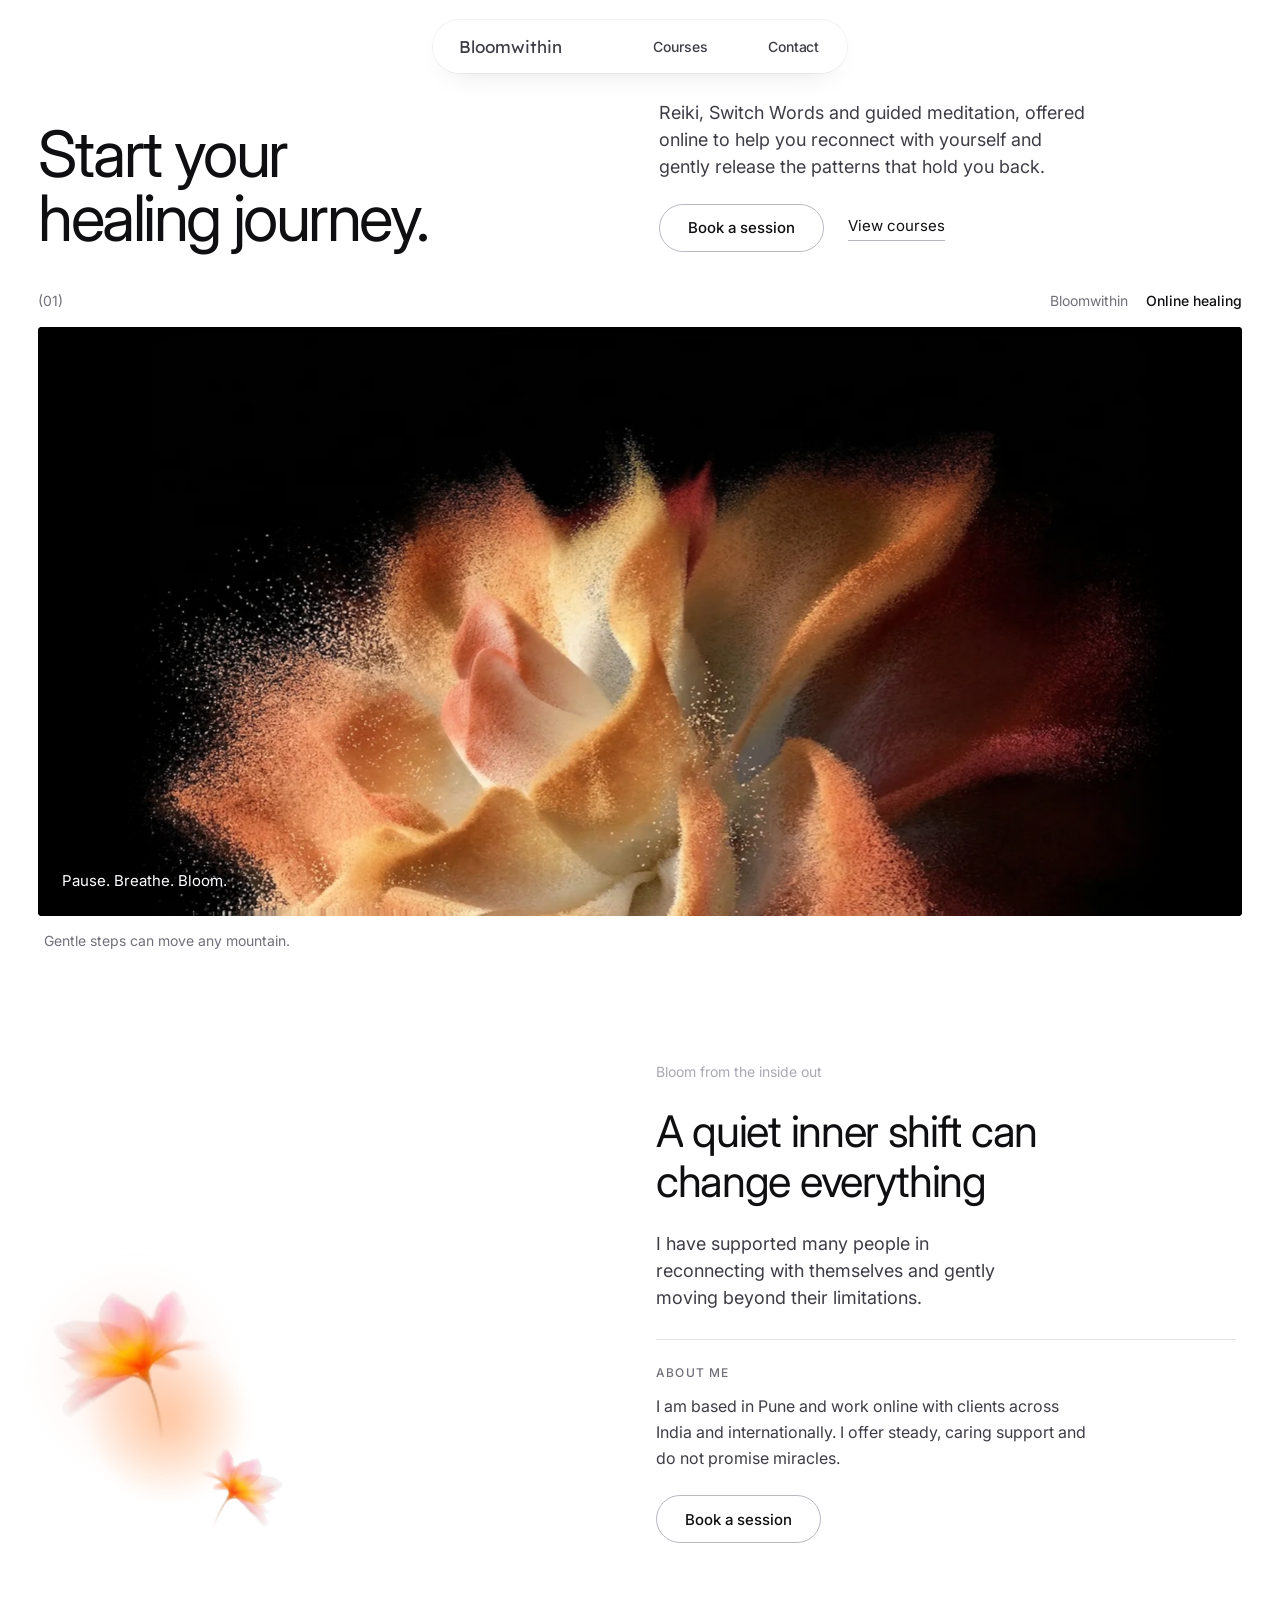
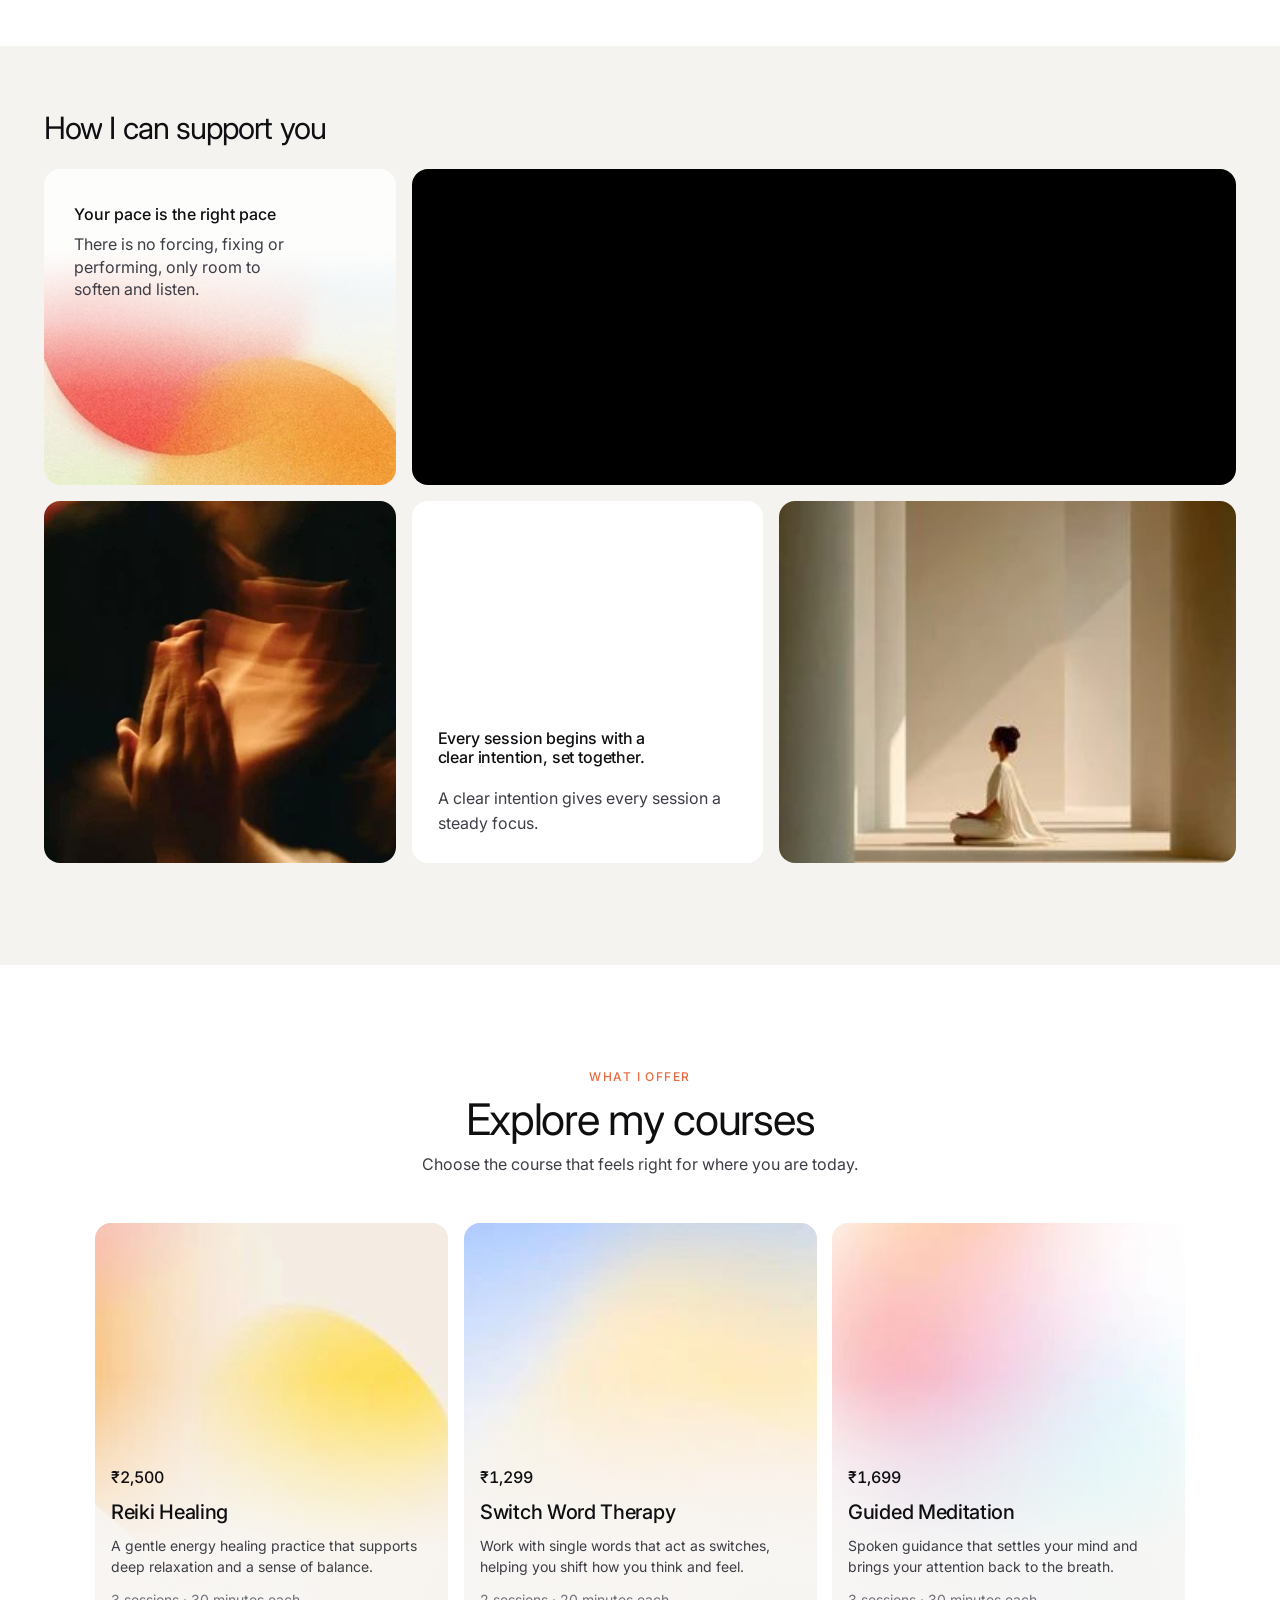
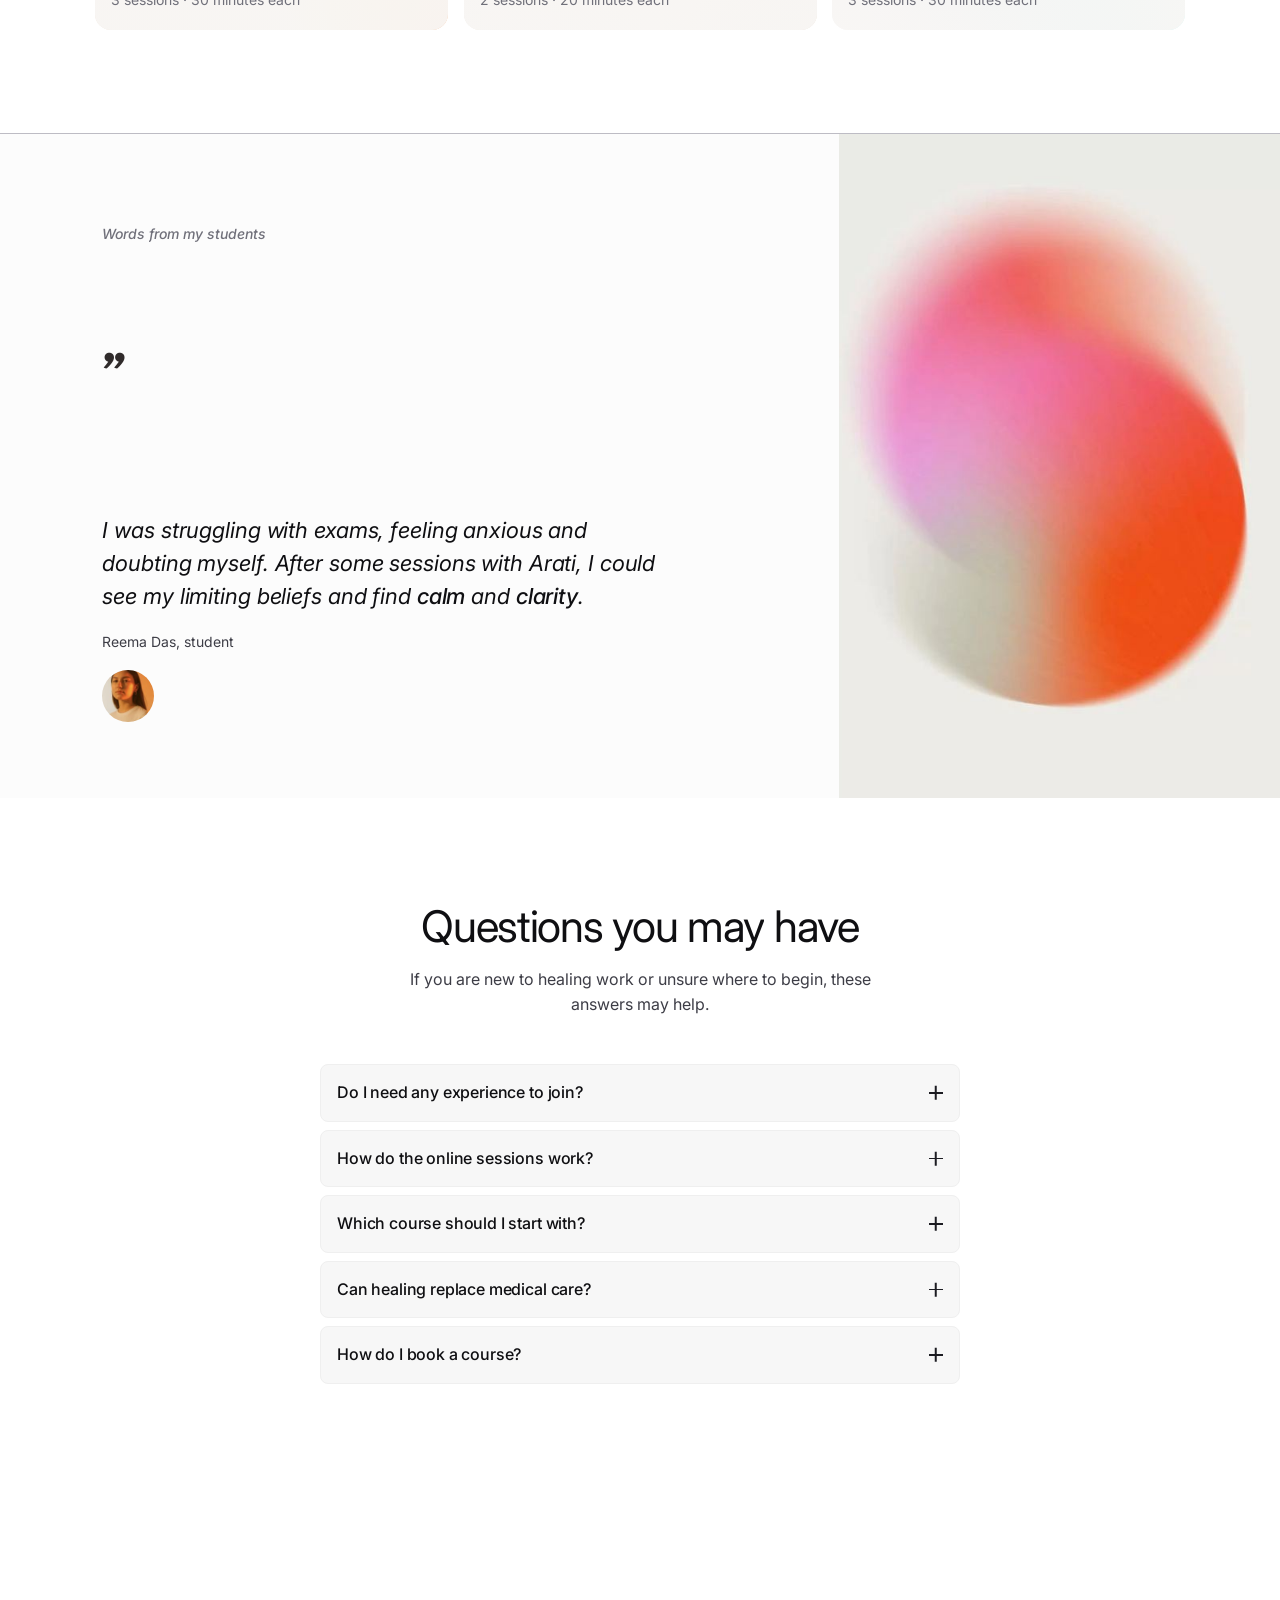
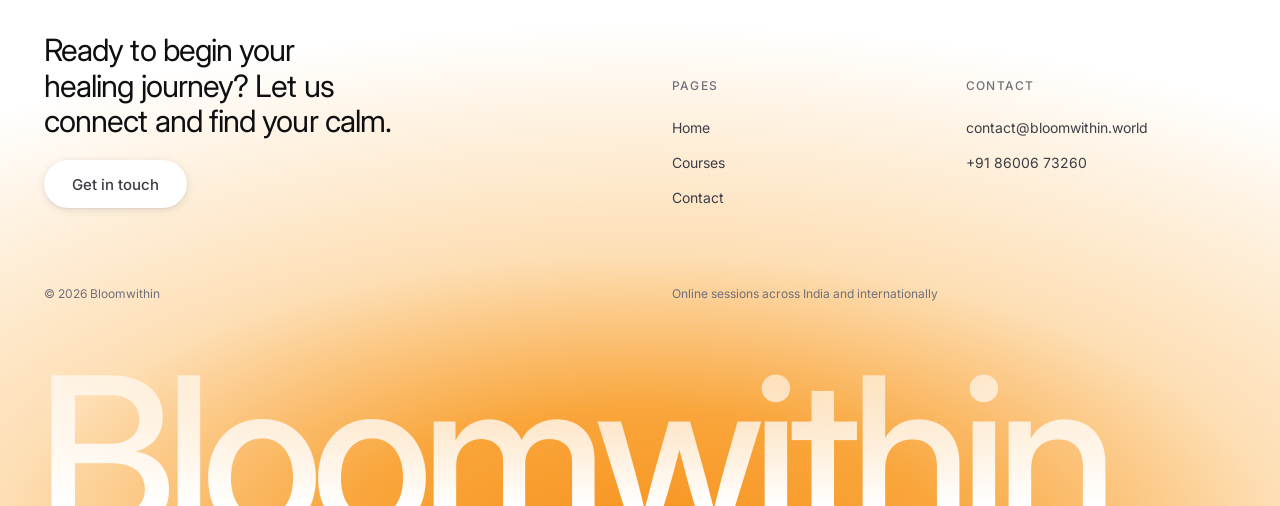
<file: index.html>
<!doctype html>
<html lang="en">
<head>
<meta charset="utf-8">
<meta name="viewport" content="width=device-width, initial-scale=1, viewport-fit=cover">
<title>Bloomwithin | Online Healing, Reiki &amp; Meditation Courses</title>
<meta name="description" content="Begin your healing journey with Bloomwithin. Gentle online Reiki, Switch Word Therapy and guided meditation courses to help you reconnect with yourself.">
<meta name="robots" content="index, follow, max-image-preview:large">
<link rel="canonical" href="https://www.bloomwithin.world/">
<meta property="og:type" content="website">
<meta property="og:site_name" content="Bloomwithin">
<meta property="og:title" content="Bloomwithin | Online Healing, Reiki &amp; Meditation Courses">
<meta property="og:description" content="Begin your healing journey with Bloomwithin. Gentle online Reiki, Switch Word Therapy and guided meditation courses to help you reconnect with yourself.">
<meta property="og:url" content="https://www.bloomwithin.world/">
<meta property="og:image" content="https://www.bloomwithin.world/og-home.jpg">
<meta property="og:image:width" content="1200">
<meta property="og:image:height" content="630">
<meta property="og:image:alt" content="A glowing flower made of warm orange and cream powder drifting in the wind against a black background">
<meta name="twitter:card" content="summary_large_image">
<meta name="twitter:title" content="Bloomwithin | Online Healing, Reiki &amp; Meditation Courses">
<meta name="twitter:description" content="Begin your healing journey with Bloomwithin. Gentle online Reiki, Switch Word Therapy and guided meditation courses to help you reconnect with yourself.">
<meta name="twitter:image" content="https://www.bloomwithin.world/og-home.jpg">
<link rel="preconnect" href="https://fonts.googleapis.com">
<link rel="preconnect" href="https://fonts.gstatic.com" crossorigin>
<link rel="stylesheet" href="https://fonts.googleapis.com/css2?family=Inter:ital,wght@0,300..700;1,300..700&family=Lexend:wght@400;500&family=Cormorant+Garamond:wght@400;500&family=Lemon&family=Lily+Script+One&display=swap">
<link rel="stylesheet" href="/site.css">
</head>
<body data-page="home">
<header class="nav">
  <div class="nav-in">
    <a class="logo" href="/">Bloomwithin</a>
    <nav aria-label="Main">
      <a href="/courses">Courses</a>
      <a href="/contact">Contact</a>
    </nav>
  </div>
</header>

<main>
<!-- ================= HOME ================= -->
<div class="view" id="view-home">
  <section class="hero5" aria-labelledby="hero-h">
    <div class="hero5-grid">
      <h1 id="hero-h" class="hero5-h"><span class="l1">Start your</span> <span class="l2">healing <span class="soft">journey.</span></span></h1>
      <div class="hero5-body">
        <p class="hero5-lede">Reiki, Switch Words and guided meditation, offered online to help you reconnect with yourself and gently release the patterns that hold you back.</p>
        <div class="hero5-cta">
          <a class="hero5-btn" href="/courses">Book a session</a>
          <a class="hero5-link" href="/courses">View courses</a>
        </div>
      </div>
    </div>
    <div class="hero5-meta" aria-hidden="true"><span>(01)</span><span>Bloomwithin <b>Online healing</b></span></div>
    <div class="hero5-art hero-img">
      <div class="hero5-stage">
        <img fetchpriority="high" class="rv fill hero5-bg" src="/flower-petals-drifting-in-the-wind.webp" alt="A glowing flower made of warm orange and cream powder, its petals and dust drifting softly in the wind against a black background">
        <canvas class="hero5-cv" aria-hidden="true"></canvas>
      </div>
      <span class="hero5-cap" aria-hidden="true">Pause. Breathe. Bloom.</span>
    </div>
  </section>

  <div class="wrap"><p class="small mountain fade">Gentle steps can move any mountain.</p></div>

  <section class="shift wrap">
    <div class="shift-grid">
      <div class="shift-left">
        <div class="flowers fade">
          <div class="flt flt-c" aria-hidden="true"><i class="blob"></i></div>
          <div class="flt flt-a"><img loading="lazy" decoding="async" class="flower" src="/glowing-lotus-flower.png" alt="A soft pink and orange lotus flower"></div>
          <div class="flt flt-b"><img loading="lazy" decoding="async" class="flower flower-sm" src="/glowing-lotus-flower.png" aria-hidden="true"></div>
        </div>
      </div>
      <div class="shift-right">
        <p class="shift-quote fade">Bloom from the inside out</p>
        <h2 class="h-sec" data-split>A quiet inner shift can change everything</h2>
        <p class="shift-lede fade">I have supported many people in reconnecting with themselves and gently moving beyond their limitations.</p>
        <div class="block fade">
          <span class="label">About me</span>
          <p>I am based in Pune and work online with clients across India and internationally. I offer steady, caring support and do not promise miracles.</p>
        </div>
        <div class="shift-cta fade"><a class="shift-btn" href="/contact">Book a session</a></div>
      </div>
    </div>
  </section>

  <section class="band">
    <div class="wrap">
      <h2 class="h-sec" data-split>How I can support you</h2>
      <div class="bento">
        <article class="card card-pace imgr-host fade">
          <img loading="lazy" decoding="async" class="bgimg" src="/orange-peach-gradient.jpg" alt="Soft red, orange and green gradient artwork">
          <div class="panel">
            <h3>Your pace is the right pace</h3>
            <p>There is no forcing, fixing or performing, only room to soften and listen.</p>
          </div>
        </article>
        <div class="card card-vid imgr" data-fluid style="--d:.1s"><img loading="lazy" decoding="async" class="rv fill" src="/figure-on-headland-above-sea.jpg" alt="A lone figure on a green headland above a deep blue sea with birds in flight"><canvas class="fluid-cv" aria-hidden="true"></canvas></div>
        <div class="card card-photo imgr"><img loading="lazy" decoding="async" class="rv fill" src="/hands-in-prayer.jpg" alt="Blurred hands pressed together in prayer, lit in amber"></div>
        <article class="card card-text fade" style="--d:.1s">
          <h3 class="h-mid">Every session begins with a clear intention, set together.</h3>
          <p>A clear intention gives every session a steady focus.</p>
        </article>
        <div class="card card-photo card-sit imgr" style="--d:.2s"><img loading="lazy" decoding="async" class="rv fill" src="/person-sitting-in-sunlit-room.jpg" alt="A person sitting quietly in a sunlit, empty room"></div>
      </div>
    </div>
  </section>

  <section class="offer wrap">
    <div class="offer-head">
      <span class="eyebrow fade">What I offer</span>
      <h2 class="h-sec" data-split>Explore my courses</h2>
      <p class="small fade">Choose the course that feels right for where you are today.</p>
    </div>
    <div class="cards">
      <a class="course fade" href="/courses">
        <div class="cimg imgr" data-par-img><img loading="lazy" decoding="async" class="rv fill" src="/reiki-healing-course-gradient.jpg" alt="Soft yellow and peach gradient artwork for the Reiki Healing course"></div>
        <div class="cbody">
          <span class="price">₹2,500</span>
          <h3>Reiki Healing</h3>
          <p>A gentle energy healing practice that supports deep relaxation and a sense of balance.</p>
          <span class="meta">3 sessions · 30 minutes each</span>
        </div>
      </a>
      <a class="course fade" href="/courses" style="--d:.1s">
        <div class="cimg imgr" data-par-img style="--d:.1s"><img loading="lazy" decoding="async" class="rv fill" src="/switch-word-therapy-course-gradient.jpg" alt="Soft blue and cream gradient artwork for the Switch Word Therapy course"></div>
        <div class="cbody">
          <span class="price">₹1,299</span>
          <h3>Switch Word Therapy</h3>
          <p>Work with single words that act as switches, helping you shift how you think and feel.</p>
          <span class="meta">2 sessions · 20 minutes each</span>
        </div>
      </a>
      <a class="course fade" href="/courses" style="--d:.2s">
        <div class="cimg imgr" data-par-img style="--d:.2s"><img loading="lazy" decoding="async" class="rv fill" src="/guided-meditation-course-gradient.jpg" alt="Soft pink and blue gradient artwork for the Guided Meditation course"></div>
        <div class="cbody">
          <span class="price">₹1,699</span>
          <h3>Guided Meditation</h3>
          <p>Spoken guidance that settles your mind and brings your attention back to the breath.</p>
          <span class="meta">3 sessions · 30 minutes each</span>
        </div>
      </a>
    </div>
  </section>

  <section class="students">
    <div class="stu-left">
      <h2 class="stu-label" data-split>Words from my students</h2>
      <span class="qmark fade" aria-hidden="true">”</span>
      <figure class="stu-quote fade" style="--d:.15s">
        <blockquote>I was struggling with exams, feeling anxious and doubting myself. After some sessions with Arati, I could see my limiting beliefs and find <strong>calm</strong> and <strong>clarity</strong>.</blockquote>
        <figcaption>Reema Das, student</figcaption>
        <img loading="lazy" decoding="async" class="avatar" src="/student-portrait.jpg" alt="Reema Das">
      </figure>
    </div>
    <div class="stu-img imgr" data-par-img data-cursor="Heal with me"><img loading="lazy" decoding="async" class="rv fill" src="/pink-orange-gradient-orb.jpg" alt="A glowing pink and orange orb of soft colour"></div>
  </section>

  <section class="faq" aria-labelledby="faq-h">
    <div class="faq-in">
      <h2 class="faq-h" id="faq-h" data-split>Questions you may have</h2>
      <p class="faq-sub fade">If you are new to healing work or unsure where to begin, these answers may help.</p>
      <div class="faq-list fade" id="faq-list">
        <div class="faq-item"><h3><button type="button" class="faq-q" aria-expanded="false" aria-controls="fa1" id="fq1"><span>Do I need any experience to join?</span><i aria-hidden="true"></i></button></h3><div class="faq-a" id="fa1" role="region" aria-labelledby="fq1"><div><p>No. Every course is designed for beginners and is held at your pace, so you can arrive exactly as you are.</p></div></div></div>
        <div class="faq-item"><h3><button type="button" class="faq-q" aria-expanded="false" aria-controls="fa2" id="fq2"><span>How do the online sessions work?</span><i aria-hidden="true"></i></button></h3><div class="faq-a" id="fa2" role="region" aria-labelledby="fq2"><div><p>Sessions take place on Google Meet, so you may join from anywhere in India or internationally. Please find a quiet, comfortable space and bring an open mind.</p></div></div></div>
        <div class="faq-item"><h3><button type="button" class="faq-q" aria-expanded="false" aria-controls="fa3" id="fq3"><span>Which course should I start with?</span><i aria-hidden="true"></i></button></h3><div class="faq-a" id="fa3" role="region" aria-labelledby="fq3"><div><p>Begin with the one that feels closest to what you need right now. If you are unsure, send an enquiry and I will help you choose.</p></div></div></div>
        <div class="faq-item"><h3><button type="button" class="faq-q" aria-expanded="false" aria-controls="fa4" id="fq4"><span>Can healing replace medical care?</span><i aria-hidden="true"></i></button></h3><div class="faq-a" id="fa4" role="region" aria-labelledby="fq4"><div><p>No. These courses support your wellbeing and do not promise miracles. They are not a substitute for professional medical or mental health care.</p></div></div></div>
        <div class="faq-item"><h3><button type="button" class="faq-q" aria-expanded="false" aria-controls="fa5" id="fq5"><span>How do I book a course?</span><i aria-hidden="true"></i></button></h3><div class="faq-a" id="fa5" role="region" aria-labelledby="fq5"><div><p>Select Book a session on any course, enter your name, email, phone number and chosen courses, then submit. I will reply to confirm your session.</p></div></div></div>
      </div>
    </div>
  </section>
</div>

</main>





<footer class="foot" id="site-footer">
  <div class="wrap">
    <div class="foot-grid">
      <div class="foot-cta">
        <h2 class="fade">Ready to begin your healing journey? Let us connect and find your calm.</h2>
        <button type="button" class="foot-btn fade" data-book="" style="--d:.1s">Get in touch</button>
      </div>
      <div class="foot-links">
        <nav class="foot-col fade" aria-label="Footer" style="--d:.1s">
          <span class="t">Pages</span>
          <a href="/">Home</a>
          <a href="/courses">Courses</a>
          <a href="/contact">Contact</a>
        </nav>
        <div class="foot-col fade" style="--d:.2s">
          <span class="t">Contact</span>
          <a href="mailto:contact@bloomwithin.world">contact@bloomwithin.world</a>
          <a href="tel:+918600673260">+91 86006 73260</a>
        </div>
      </div>
    </div>
    <div class="foot-bar">
      <span>&copy; 2026 Bloomwithin</span>
      <span>Online sessions across India and internationally</span>
    </div>
    <div class="foot-word" aria-hidden="true">Bloomwithin</div>
  </div>
</footer>

<div class="modal" id="book-modal" role="dialog" aria-modal="true" aria-labelledby="bk-h" aria-hidden="true">
  <form class="modal-card" id="book-form" novalidate action="https://formspree.io/f/xoeeekdz" method="POST">
    <button type="button" class="modal-x" data-close aria-label="Close">&times;</button>
    <h3 id="bk-h">Get in touch</h3>
    <p class="modal-sub" id="bk-sub">Please leave your details and I will be in touch.</p>
    <input type="hidden" name="_subject" value="New booking enquiry from Bloomwithin">
    <div class="f2" id="bk-courses">
      <label id="bk-c-l">Course</label>
      <div class="msel">
        <button type="button" class="msel-btn" id="bk-c-btn" aria-expanded="false" aria-controls="bk-c-list" aria-labelledby="bk-c-l bk-c-btn"><span class="msel-val" id="bk-c-val">Select one or more courses</span><svg viewBox="0 0 12 12" width="12" height="12" aria-hidden="true"><path d="M2.5 4.5 6 8l3.5-3.5" fill="none" stroke="#1c1c22" stroke-width="1.4" stroke-linecap="round" stroke-linejoin="round"/></svg></button>
        <div class="msel-list" id="bk-c-list" role="group" aria-label="Courses" hidden>
          <label class="msel-opt"><input type="checkbox" name="course" value="Reiki Healing"><i aria-hidden="true"></i><span>Reiki Healing</span></label>
          <label class="msel-opt"><input type="checkbox" name="course" value="Switch Word Therapy"><i aria-hidden="true"></i><span>Switch Word Therapy</span></label>
          <label class="msel-opt"><input type="checkbox" name="course" value="Guided Meditation"><i aria-hidden="true"></i><span>Guided Meditation</span></label>
        </div>
      </div>
    </div>
    <label class="f2" for="bk-name"><span>Name</span><input id="bk-name" name="name" type="text" placeholder="Your full name" autocomplete="name" required></label>
    <label class="f2" for="bk-email"><span>Email</span><input id="bk-email" name="email" type="email" placeholder="name@example.com" autocomplete="email" required></label>
    <div class="f2">
      <label for="bk-phone">Phone</label>
      <div class="phone-row">
        <select id="bk-cc" name="country_code" aria-label="Country code">
          <option value="+91">+91 IN</option><option value="+31">+31 NL</option><option value="+44">+44 GB</option><option value="+1">+1 US</option><option value="+61">+61 AU</option><option value="+971">+971 AE</option><option value="+65">+65 SG</option><option value="+49">+49 DE</option><option value="+33">+33 FR</option>
        </select>
        <input id="bk-phone" name="phone_number" type="tel" inputmode="tel" placeholder="9876543210" autocomplete="tel-national" required>
      </div>
    </div>
    <div class="enq-actions">
      <button class="btn-clear" type="reset">Clear</button>
      <button class="btn-submit" type="submit">Submit</button>
    </div>
    <p class="form-note" id="bk-status" role="status" aria-live="polite"></p>
  </form>
</div>

<div class="cur cur-dot" aria-hidden="true"><i><b></b></i></div>
<script src="/site.js" defer></script>
</body>
</html>
</file>
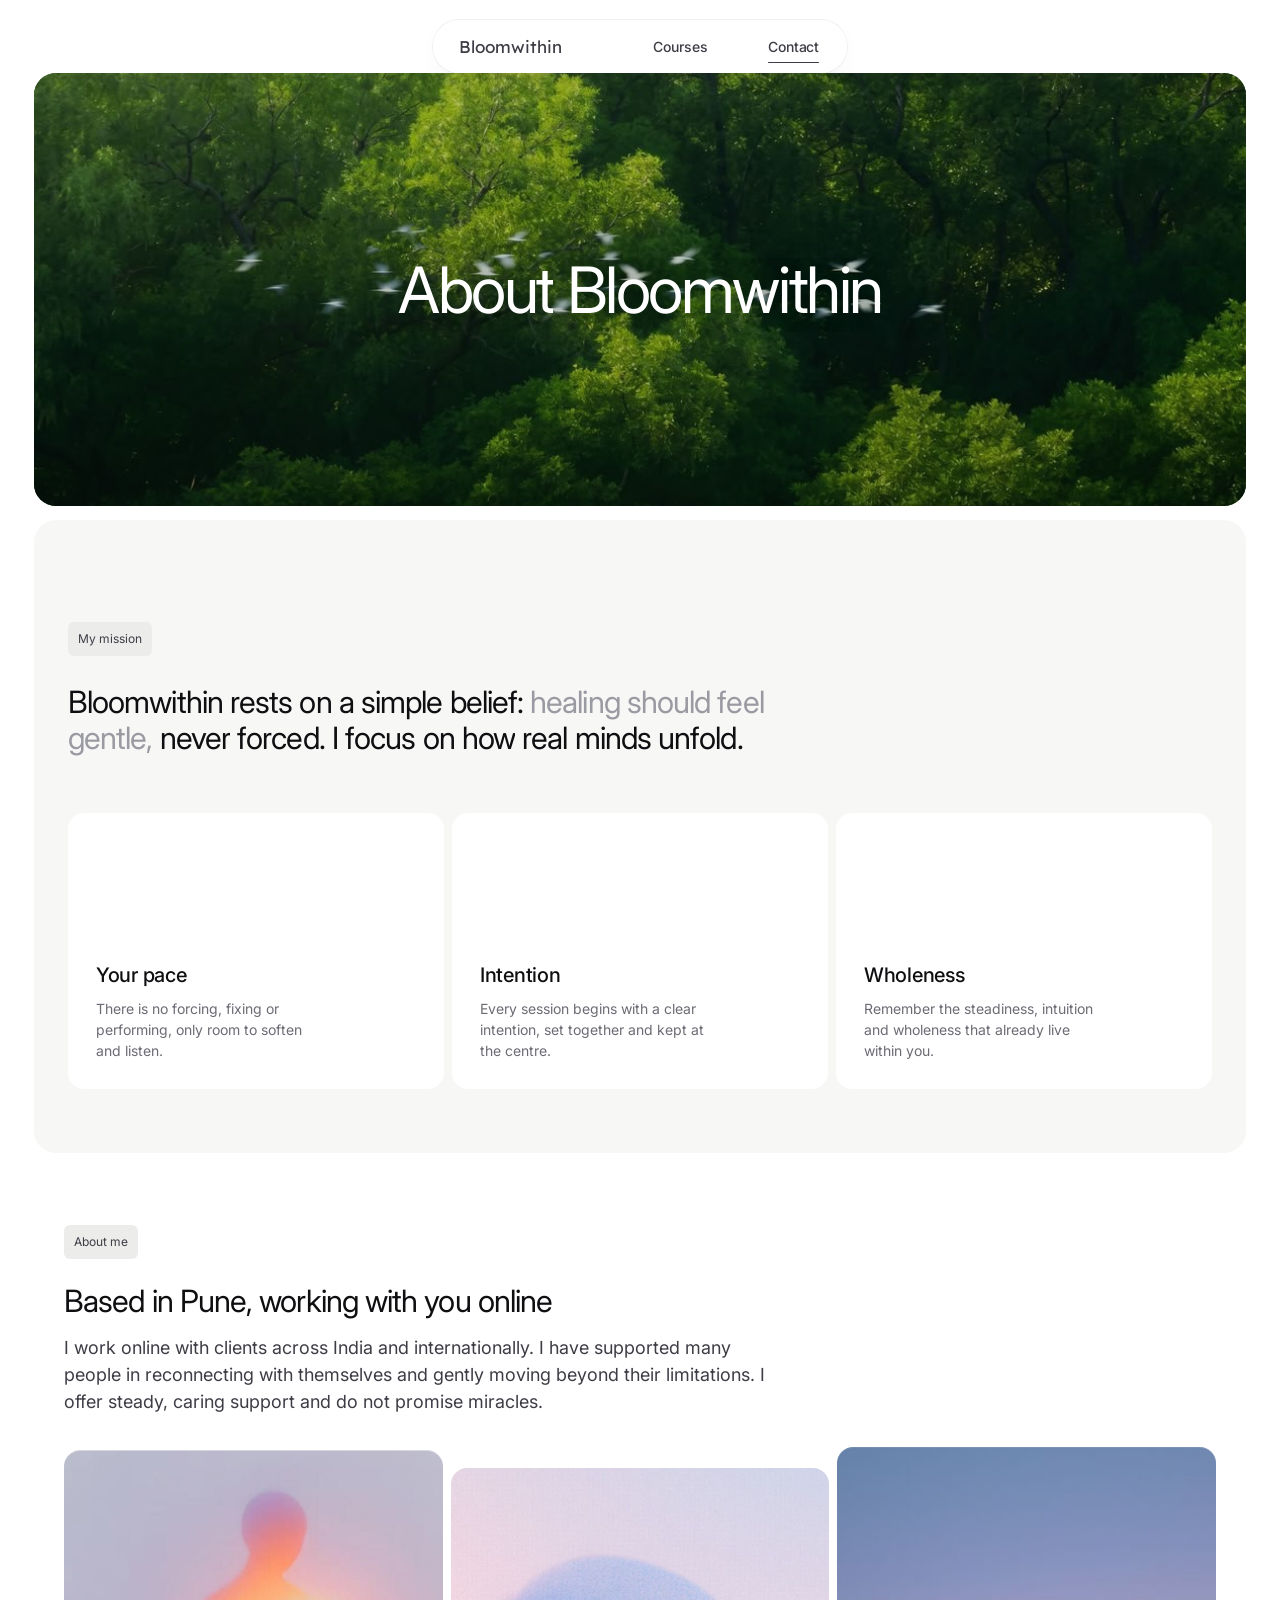
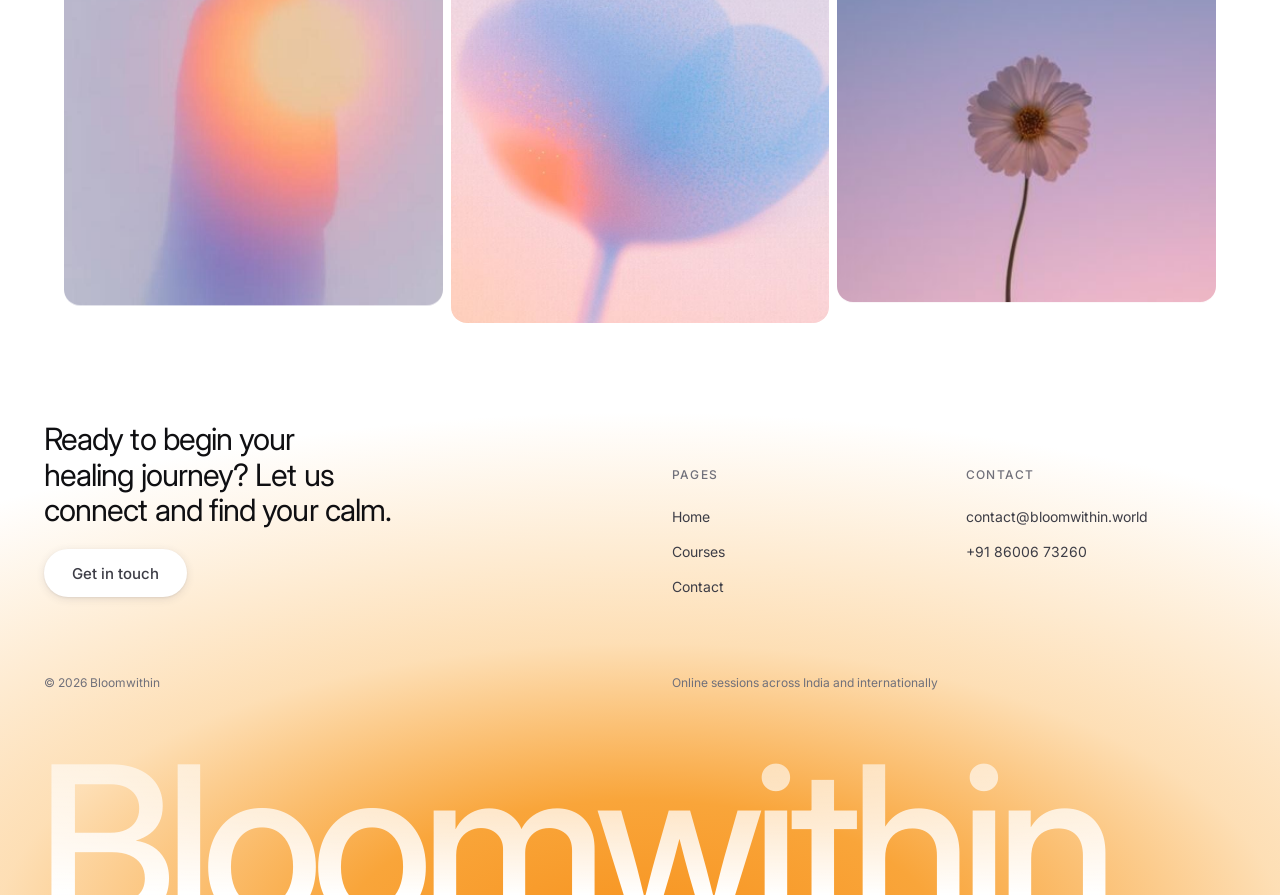
<file: contact.html>
<!doctype html>
<html lang="en">
<head>
<meta charset="utf-8">
<meta name="viewport" content="width=device-width, initial-scale=1, viewport-fit=cover">
<title>Contact Bloomwithin | About Us &amp; Online Healing Sessions</title>
<meta name="description" content="Get in touch with Bloomwithin. Learn about our gentle approach to healing and book online sessions with clients across India and internationally.">
<meta name="robots" content="index, follow, max-image-preview:large">
<link rel="canonical" href="https://www.bloomwithin.world/contact">
<meta property="og:type" content="website">
<meta property="og:site_name" content="Bloomwithin">
<meta property="og:title" content="Contact Bloomwithin | About Us &amp; Online Healing Sessions">
<meta property="og:description" content="Get in touch with Bloomwithin. Learn about our gentle approach to healing and book online sessions with clients across India and internationally.">
<meta property="og:url" content="https://www.bloomwithin.world/contact">
<meta property="og:image" content="https://www.bloomwithin.world/og-contact.jpg">
<meta property="og:image:width" content="1200">
<meta property="og:image:height" content="630">
<meta property="og:image:alt" content="Green trees in warm light with white birds in flight">
<meta name="twitter:card" content="summary_large_image">
<meta name="twitter:title" content="Contact Bloomwithin | About Us &amp; Online Healing Sessions">
<meta name="twitter:description" content="Get in touch with Bloomwithin. Learn about our gentle approach to healing and book online sessions with clients across India and internationally.">
<meta name="twitter:image" content="https://www.bloomwithin.world/og-contact.jpg">
<link rel="preconnect" href="https://fonts.googleapis.com">
<link rel="preconnect" href="https://fonts.gstatic.com" crossorigin>
<link rel="stylesheet" href="https://fonts.googleapis.com/css2?family=Inter:ital,wght@0,300..700;1,300..700&family=Lexend:wght@400;500&family=Cormorant+Garamond:wght@400;500&family=Lemon&family=Lily+Script+One&display=swap">
<link rel="stylesheet" href="/site.css">
</head>
<body data-page="contact">
<header class="nav">
  <div class="nav-in">
    <a class="logo" href="/">Bloomwithin</a>
    <nav aria-label="Main">
      <a href="/courses">Courses</a>
      <a href="/contact" aria-current="page">Contact</a>
    </nav>
  </div>
</header>

<main>
<!-- ================= CONTACT ================= -->
<div class="view" id="view-contact">
  <div class="au">
  <section class="au-hero imgr" aria-labelledby="au-h">
    <img loading="lazy" decoding="async" class="rv fill" src="/forest-light-and-birds.jpg" alt="Green trees in warm light with white birds in flight" style="object-position:50% 50%">
    <h1 id="au-h" class="au-title" data-split>About Bloomwithin</h1>
  </section>

  <section class="au-panel" id="mission">
    <span class="au-chip fade">My mission</span>
    <h2 class="au-h" data-split>Bloomwithin rests on a simple belief: <em>healing should feel gentle,</em> never forced. I focus on how real minds unfold.</h2>
    <div class="au-cards">
      <article class="au-card fade">
        <h3>Your pace</h3>
        <p>There is no forcing, fixing or performing, only room to soften and listen.</p>
      </article>
      <article class="au-card fade" style="--d:.1s">
        <h3>Intention</h3>
        <p>Every session begins with a clear intention, set together and kept at the centre.</p>
      </article>
      <article class="au-card fade" style="--d:.2s">
        <h3>Wholeness</h3>
        <p>Remember the steadiness, intuition and wholeness that already live within you.</p>
      </article>
    </div>
  </section>

  <section class="au-team" id="about">
    <span class="au-chip fade">About me</span>
    <h2 class="au-h au-h2" data-split>Based in Pune, working with you online</h2>
    <p class="au-p fade">I work online with clients across India and internationally. I have supported many people in reconnecting with themselves and gently moving beyond their limitations. I offer steady, caring support and do not promise miracles.</p>
    <div class="au-photos">
      <div class="imgr" data-par="1" data-par-img><img loading="lazy" decoding="async" class="rv fill" src="/glowing-figure-in-lavender-mist.jpg" alt="A soft, glowing figure in lavender mist" style="object-position:50% 30%"></div>
      <div class="imgr" data-par="-1" data-par-img style="--d:.12s"><img loading="lazy" decoding="async" class="rv fill" src="/blue-flower-peach-sky.jpg" alt="A blurred blue flower against a peach sky"></div>
      <div class="imgr" data-par="1.4" data-par-img style="--d:.24s"><img loading="lazy" decoding="async" class="rv fill" src="/daisy-against-dusk-sky.jpg" alt="A single daisy against a dusk sky" style="object-position:50% 70%"></div>
    </div>
  </section>
</div>
</div>
</main>





<footer class="foot" id="site-footer">
  <div class="wrap">
    <div class="foot-grid">
      <div class="foot-cta">
        <h2 class="fade">Ready to begin your healing journey? Let us connect and find your calm.</h2>
        <button type="button" class="foot-btn fade" data-book="" style="--d:.1s">Get in touch</button>
      </div>
      <div class="foot-links">
        <nav class="foot-col fade" aria-label="Footer" style="--d:.1s">
          <span class="t">Pages</span>
          <a href="/">Home</a>
          <a href="/courses">Courses</a>
          <a href="/contact">Contact</a>
        </nav>
        <div class="foot-col fade" style="--d:.2s">
          <span class="t">Contact</span>
          <a href="mailto:contact@bloomwithin.world">contact@bloomwithin.world</a>
          <a href="tel:+918600673260">+91 86006 73260</a>
        </div>
      </div>
    </div>
    <div class="foot-bar">
      <span>&copy; 2026 Bloomwithin</span>
      <span>Online sessions across India and internationally</span>
    </div>
    <div class="foot-word" aria-hidden="true">Bloomwithin</div>
  </div>
</footer>

<div class="modal" id="book-modal" role="dialog" aria-modal="true" aria-labelledby="bk-h" aria-hidden="true">
  <form class="modal-card" id="book-form" novalidate action="https://formspree.io/f/xoeeekdz" method="POST">
    <button type="button" class="modal-x" data-close aria-label="Close">&times;</button>
    <h3 id="bk-h">Get in touch</h3>
    <p class="modal-sub" id="bk-sub">Please leave your details and I will be in touch.</p>
    <input type="hidden" name="_subject" value="New booking enquiry from Bloomwithin">
    <div class="f2" id="bk-courses">
      <label id="bk-c-l">Course</label>
      <div class="msel">
        <button type="button" class="msel-btn" id="bk-c-btn" aria-expanded="false" aria-controls="bk-c-list" aria-labelledby="bk-c-l bk-c-btn"><span class="msel-val" id="bk-c-val">Select one or more courses</span><svg viewBox="0 0 12 12" width="12" height="12" aria-hidden="true"><path d="M2.5 4.5 6 8l3.5-3.5" fill="none" stroke="#1c1c22" stroke-width="1.4" stroke-linecap="round" stroke-linejoin="round"/></svg></button>
        <div class="msel-list" id="bk-c-list" role="group" aria-label="Courses" hidden>
          <label class="msel-opt"><input type="checkbox" name="course" value="Reiki Healing"><i aria-hidden="true"></i><span>Reiki Healing</span></label>
          <label class="msel-opt"><input type="checkbox" name="course" value="Switch Word Therapy"><i aria-hidden="true"></i><span>Switch Word Therapy</span></label>
          <label class="msel-opt"><input type="checkbox" name="course" value="Guided Meditation"><i aria-hidden="true"></i><span>Guided Meditation</span></label>
        </div>
      </div>
    </div>
    <label class="f2" for="bk-name"><span>Name</span><input id="bk-name" name="name" type="text" placeholder="Your full name" autocomplete="name" required></label>
    <label class="f2" for="bk-email"><span>Email</span><input id="bk-email" name="email" type="email" placeholder="name@example.com" autocomplete="email" required></label>
    <div class="f2">
      <label for="bk-phone">Phone</label>
      <div class="phone-row">
        <select id="bk-cc" name="country_code" aria-label="Country code">
          <option value="+91">+91 IN</option><option value="+31">+31 NL</option><option value="+44">+44 GB</option><option value="+1">+1 US</option><option value="+61">+61 AU</option><option value="+971">+971 AE</option><option value="+65">+65 SG</option><option value="+49">+49 DE</option><option value="+33">+33 FR</option>
        </select>
        <input id="bk-phone" name="phone_number" type="tel" inputmode="tel" placeholder="9876543210" autocomplete="tel-national" required>
      </div>
    </div>
    <div class="enq-actions">
      <button class="btn-clear" type="reset">Clear</button>
      <button class="btn-submit" type="submit">Submit</button>
    </div>
    <p class="form-note" id="bk-status" role="status" aria-live="polite"></p>
  </form>
</div>

<div class="cur cur-dot" aria-hidden="true"><i><b></b></i></div>
<script src="/site.js" defer></script>
</body>
</html>
</file>
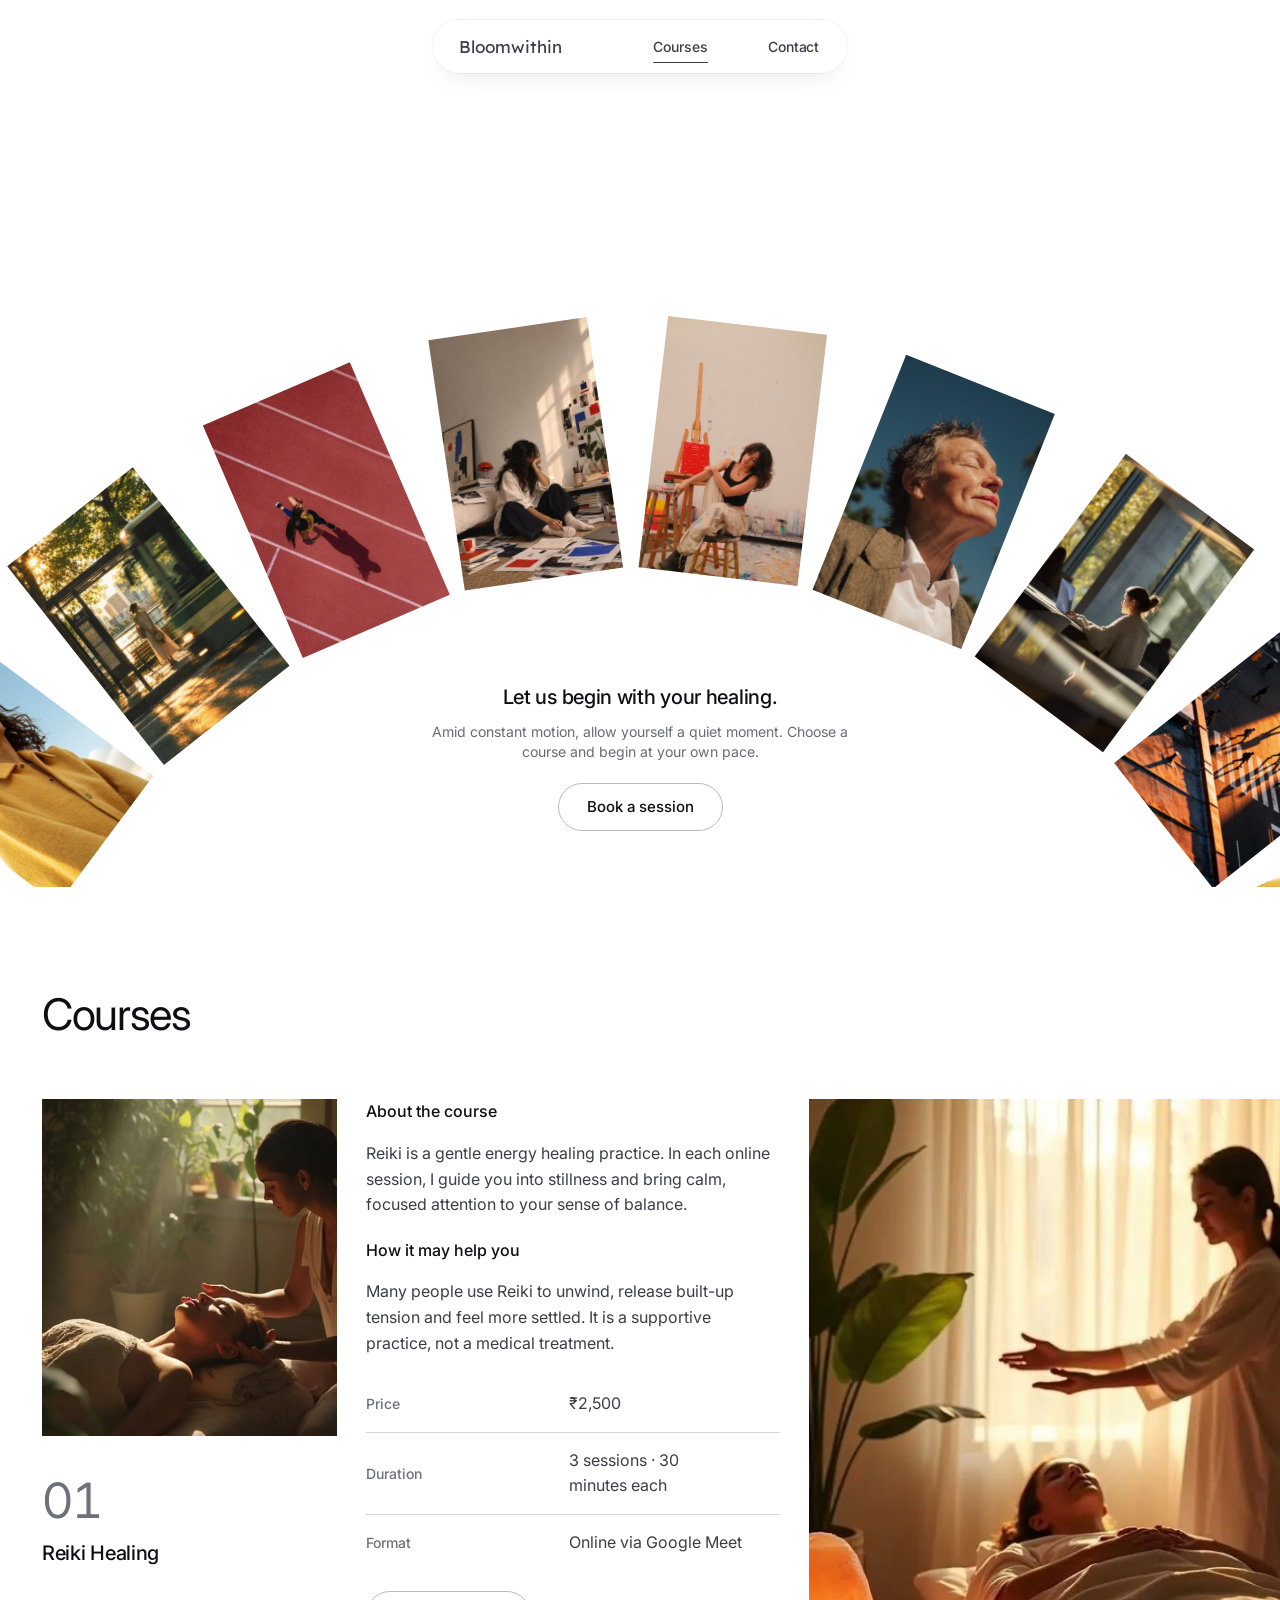
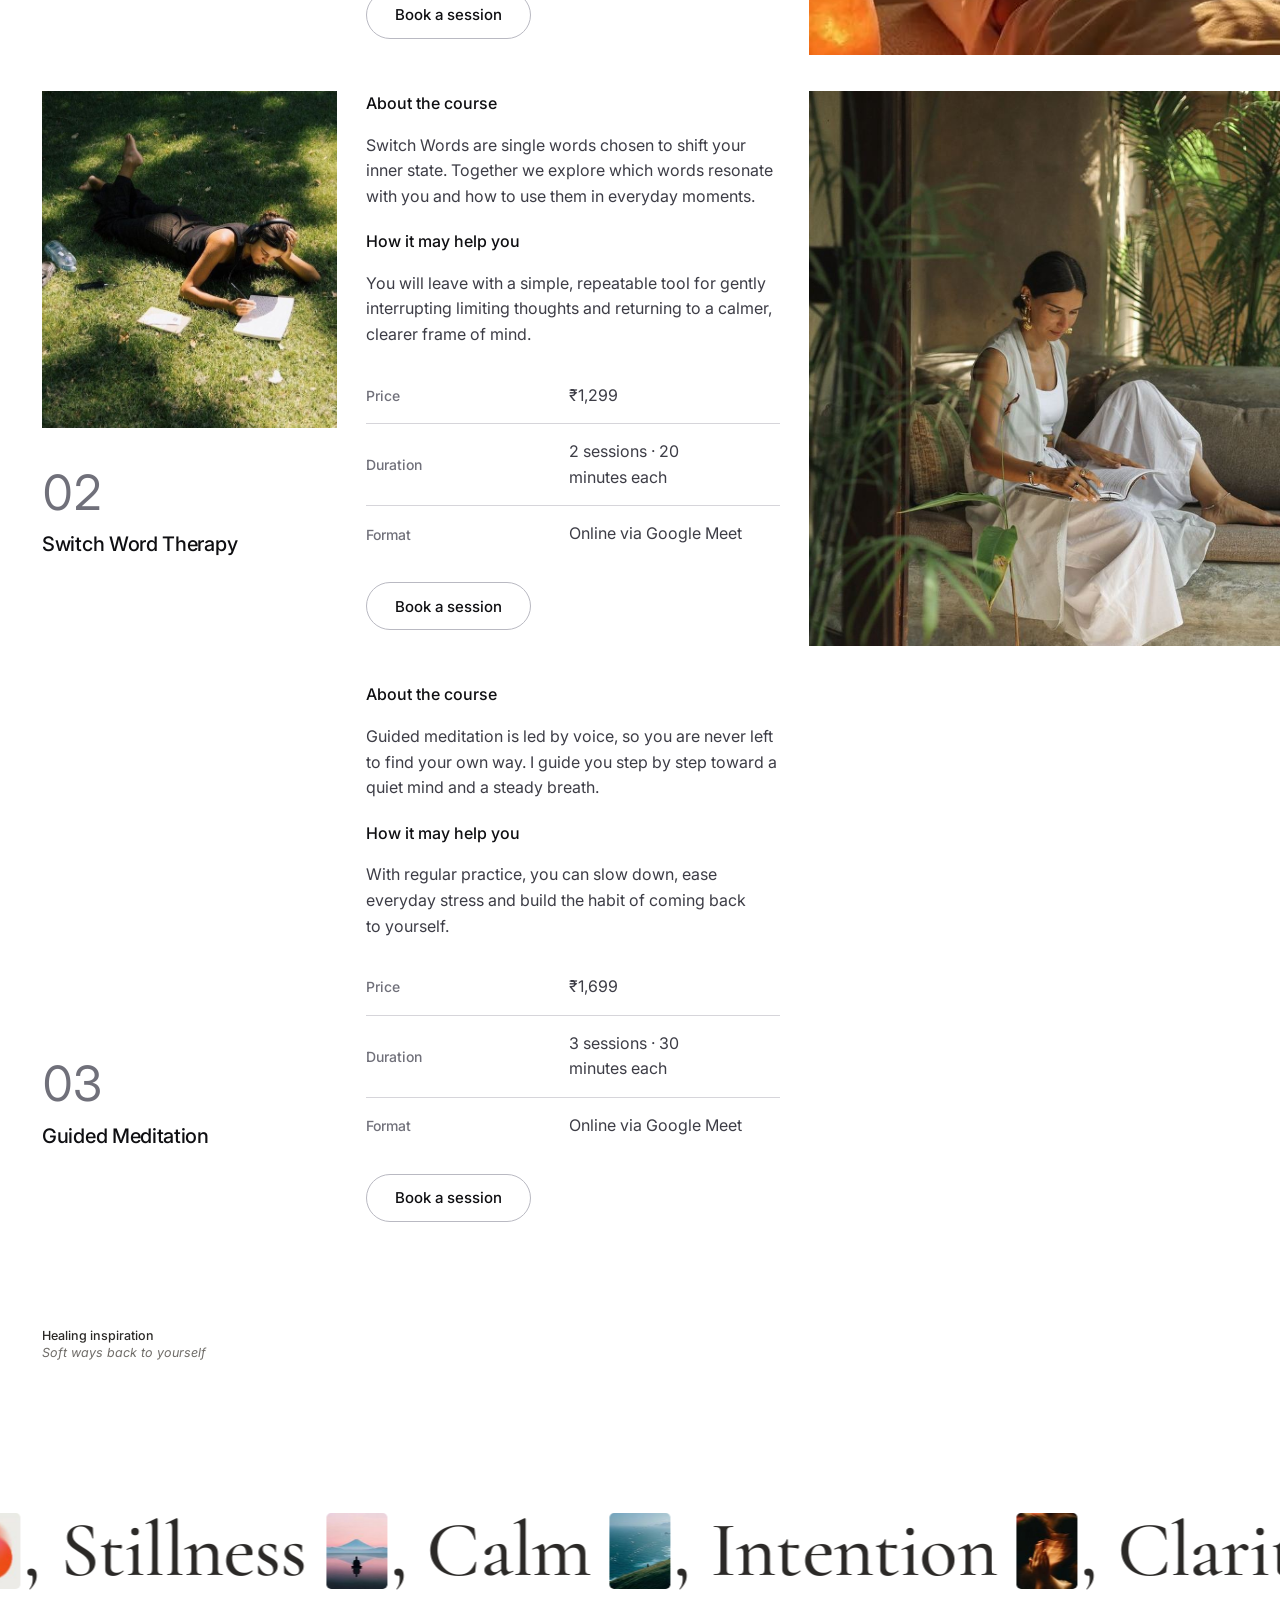
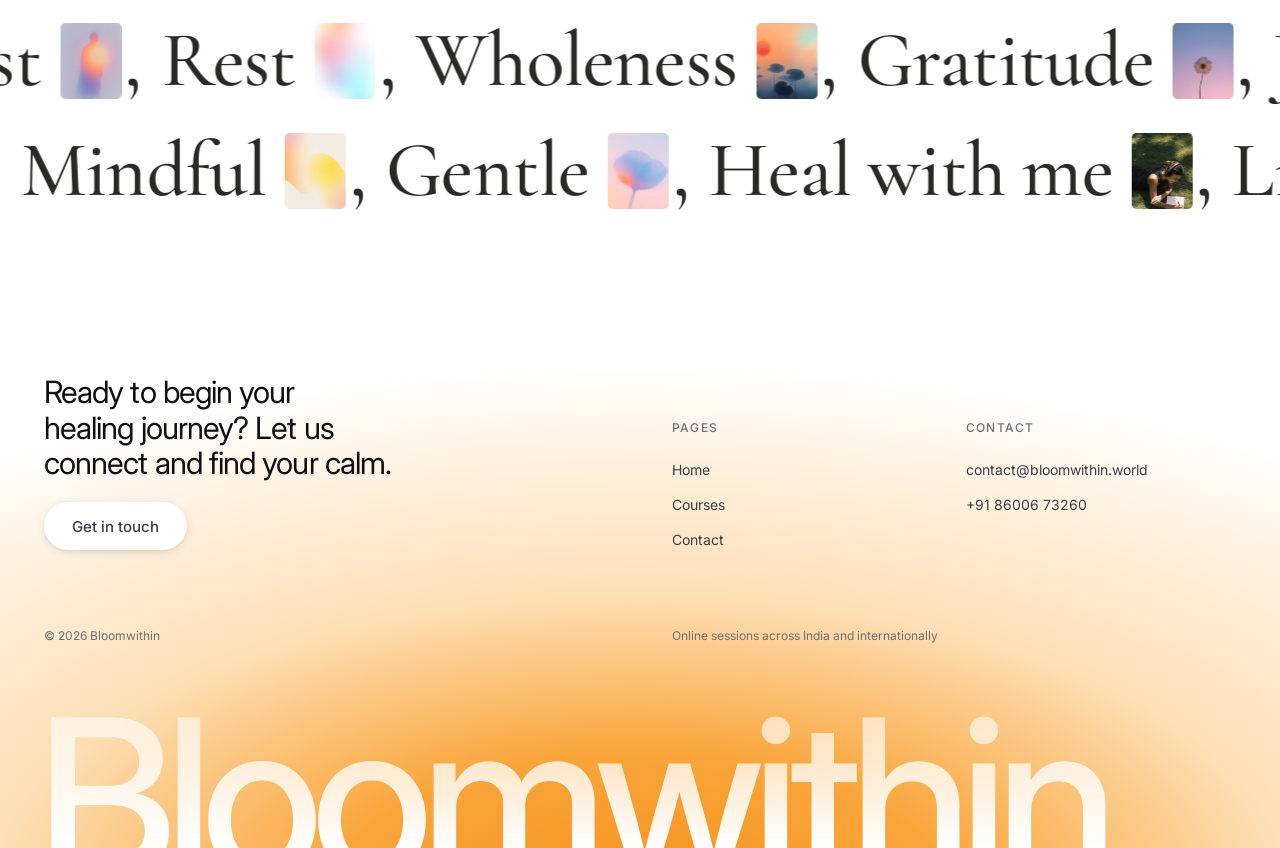
<file: courses.html>
<!doctype html>
<html lang="en">
<head>
<meta charset="utf-8">
<meta name="viewport" content="width=device-width, initial-scale=1, viewport-fit=cover">
<title>Healing Courses: Reiki, Switch Words &amp; Meditation | Bloomwithin</title>
<meta name="description" content="Explore Bloomwithin's online healing courses: Reiki Healing, Switch Word Therapy and Guided Meditation. Learn at your own pace and book your place today.">
<meta name="robots" content="index, follow, max-image-preview:large">
<link rel="canonical" href="https://www.bloomwithin.world/courses">
<meta property="og:type" content="website">
<meta property="og:site_name" content="Bloomwithin">
<meta property="og:title" content="Healing Courses: Reiki, Switch Words &amp; Meditation | Bloomwithin">
<meta property="og:description" content="Explore Bloomwithin's online healing courses: Reiki Healing, Switch Word Therapy and Guided Meditation. Learn at your own pace and book your place today.">
<meta property="og:url" content="https://www.bloomwithin.world/courses">
<meta property="og:image" content="https://www.bloomwithin.world/og-courses.jpg">
<meta property="og:image:width" content="1200">
<meta property="og:image:height" content="630">
<meta property="og:image:alt" content="A practitioner placing hands on a woman resting in a sunlit room with plants">
<meta name="twitter:card" content="summary_large_image">
<meta name="twitter:title" content="Healing Courses: Reiki, Switch Words &amp; Meditation | Bloomwithin">
<meta name="twitter:description" content="Explore Bloomwithin's online healing courses: Reiki Healing, Switch Word Therapy and Guided Meditation. Learn at your own pace and book your place today.">
<meta name="twitter:image" content="https://www.bloomwithin.world/og-courses.jpg">
<link rel="preconnect" href="https://fonts.googleapis.com">
<link rel="preconnect" href="https://fonts.gstatic.com" crossorigin>
<link rel="stylesheet" href="https://fonts.googleapis.com/css2?family=Inter:ital,wght@0,300..700;1,300..700&family=Lexend:wght@400;500&family=Cormorant+Garamond:wght@400;500&family=Lemon&family=Lily+Script+One&display=swap">
<link rel="stylesheet" href="/site.css">
</head>
<body data-page="courses">
<header class="nav">
  <div class="nav-in">
    <a class="logo" href="/">Bloomwithin</a>
    <nav aria-label="Main">
      <a href="/courses" aria-current="page">Courses</a>
      <a href="/contact">Contact</a>
    </nav>
  </div>
</header>

<main>
<!-- ================= COURSES ================= -->
<div class="view" id="view-courses">
  <section class="arc" id="arc" aria-labelledby="arc-h">
    <div class="arc-stage" aria-hidden="true"></div>
    <div class="arc-copy">
      <p id="arc-h" class="arc-h">Let us begin with your healing.</p>
      <p class="arc-p">Amid constant motion, allow yourself a quiet moment. Choose a course and begin at your own pace.</p>
      <button type="button" class="arc-btn" data-book="">Book a session</button>
    </div>
  </section>

  <section class="cp-head">
    <h1 class="cp-title" data-split>Courses</h1>
  </section>

  <div class="crows">
<article class="crow">
    <div class="c-col1">
      <div class="c-photo imgr" data-par-img><img loading="lazy" decoding="async" class="rv fill" src="/reiki-healing-session.jpg" alt="A practitioner placing hands on a woman resting in sunlit room with plants" style="object-position:50% 64%"></div>
      <div class="c-num fade">01</div>
      <h2 class="c-name fade">Reiki Healing</h2>
    </div>
    <div class="c-col2">
      <div class="c-about fade">
        <h3>About the course</h3>
        <p>Reiki is a gentle energy healing practice. In each online session, I guide you into stillness and bring calm, focused attention to your sense of balance.</p>
        <h3>How it may help you</h3>
        <p>Many people use Reiki to unwind, release built-up tension and feel more settled. It is a supportive practice, not a medical treatment.</p>
      </div>
      <dl class="c-table fade">
        <div class="c-trow"><dt>Price</dt><dd>₹2,500</dd></div>
        <div class="c-trow"><dt>Duration</dt><dd>3 sessions · 30 minutes each</dd></div>
        <div class="c-trow"><dt>Format</dt><dd>Online via Google Meet</dd></div>
      </dl>
      <button type="button" class="pill fade" data-book="Reiki Healing">Book a session</button>
    </div>
    <div class="c-col3 imgr" data-par-img><img loading="lazy" decoding="async" class="rv fill" src="/reiki-practitioner-hands.jpg" alt="A practitioner holding hands over a woman resting in warm light" style="object-position:center 40%"></div>
  </article>

  <article class="crow">
    <div class="c-col1">
      <div class="c-photo imgr" data-par-img><img loading="lazy" decoding="async" class="rv fill" src="/switch-word-therapy-writing-on-grass.jpg" alt="A woman in headphones lying on sunlit grass, writing in a notebook" style="object-position:62% 52%"></div>
      <div class="c-num fade">02</div>
      <h2 class="c-name fade">Switch Word Therapy</h2>
    </div>
    <div class="c-col2">
      <div class="c-about fade">
        <h3>About the course</h3>
        <p>Switch Words are single words chosen to shift your inner state. Together we explore which words resonate with you and how to use them in everyday moments.</p>
        <h3>How it may help you</h3>
        <p>You will leave with a simple, repeatable tool for gently interrupting limiting thoughts and returning to a calmer, clearer frame of mind.</p>
      </div>
      <dl class="c-table fade">
        <div class="c-trow"><dt>Price</dt><dd>₹1,299</dd></div>
        <div class="c-trow"><dt>Duration</dt><dd>2 sessions · 20 minutes each</dd></div>
        <div class="c-trow"><dt>Format</dt><dd>Online via Google Meet</dd></div>
      </dl>
      <button type="button" class="pill fade" data-book="Switch Word Therapy">Book a session</button>
    </div>
    <div class="c-col3 imgr" data-par-img><img loading="lazy" decoding="async" class="rv fill" src="/switch-word-therapy-journaling.jpg" alt="A woman reading and journaling on a stone bench among palms" style="object-position:center 45%"></div>
  </article>

  <article class="crow">
    <div class="c-col1">
      <div class="c-photo imgr" data-par-img><img loading="lazy" decoding="async" class="rv fill" src="/guided-meditation-in-sunlit-room.jpg" alt="A woman meditating cross-legged in a sunlit room with plants" style="object-position:40% 62%"></div>
      <div class="c-num fade">03</div>
      <h2 class="c-name fade">Guided Meditation</h2>
    </div>
    <div class="c-col2">
      <div class="c-about fade">
        <h3>About the course</h3>
        <p>Guided meditation is led by voice, so you are never left to find your own way. I guide you step by step toward a quiet mind and a steady breath.</p>
        <h3>How it may help you</h3>
        <p>With regular practice, you can slow down, ease everyday stress and build the habit of coming back to yourself.</p>
      </div>
      <dl class="c-table fade">
        <div class="c-trow"><dt>Price</dt><dd>₹1,699</dd></div>
        <div class="c-trow"><dt>Duration</dt><dd>3 sessions · 30 minutes each</dd></div>
        <div class="c-trow"><dt>Format</dt><dd>Online via Google Meet</dd></div>
      </dl>
      <button type="button" class="pill fade" data-book="Guided Meditation">Book a session</button>
    </div>
    <div class="c-col3 imgr" data-par-img><img loading="lazy" decoding="async" class="rv fill" src="/meditation-in-the-desert-at-dusk.jpg" alt="A woman in white sitting in the desert at dusk with her face lifted to the sky" style="object-position:center 40%"></div>
  </article>
</div>

  <section class="insp" aria-labelledby="insp-h">
    <div class="insp-head">
      <h2 id="insp-h" class="insp-t">Healing inspiration</h2>
      <p class="insp-s">Soft ways back to yourself</p>
    </div>
    <div class="insp-rows" aria-hidden="true">
      <div class="insp-row" data-dir="l" data-speed="32"></div>
      <div class="insp-row" data-dir="r" data-speed="55"></div>
      <div class="insp-row" data-dir="r" data-speed="80"></div>
    </div>
    <p class="sr-only">Reiki, breath, stillness, calm, intention, clarity, presence, gratitude, journaling, release, rest, wholeness, energy, balance, bloom.</p>
  </section>


  </div>

</main>





<footer class="foot" id="site-footer">
  <div class="wrap">
    <div class="foot-grid">
      <div class="foot-cta">
        <h2 class="fade">Ready to begin your healing journey? Let us connect and find your calm.</h2>
        <button type="button" class="foot-btn fade" data-book="" style="--d:.1s">Get in touch</button>
      </div>
      <div class="foot-links">
        <nav class="foot-col fade" aria-label="Footer" style="--d:.1s">
          <span class="t">Pages</span>
          <a href="/">Home</a>
          <a href="/courses">Courses</a>
          <a href="/contact">Contact</a>
        </nav>
        <div class="foot-col fade" style="--d:.2s">
          <span class="t">Contact</span>
          <a href="mailto:contact@bloomwithin.world">contact@bloomwithin.world</a>
          <a href="tel:+918600673260">+91 86006 73260</a>
        </div>
      </div>
    </div>
    <div class="foot-bar">
      <span>&copy; 2026 Bloomwithin</span>
      <span>Online sessions across India and internationally</span>
    </div>
    <div class="foot-word" aria-hidden="true">Bloomwithin</div>
  </div>
</footer>

<div class="modal" id="book-modal" role="dialog" aria-modal="true" aria-labelledby="bk-h" aria-hidden="true">
  <form class="modal-card" id="book-form" novalidate action="https://formspree.io/f/xoeeekdz" method="POST">
    <button type="button" class="modal-x" data-close aria-label="Close">&times;</button>
    <h3 id="bk-h">Get in touch</h3>
    <p class="modal-sub" id="bk-sub">Please leave your details and I will be in touch.</p>
    <input type="hidden" name="_subject" value="New booking enquiry from Bloomwithin">
    <div class="f2" id="bk-courses">
      <label id="bk-c-l">Course</label>
      <div class="msel">
        <button type="button" class="msel-btn" id="bk-c-btn" aria-expanded="false" aria-controls="bk-c-list" aria-labelledby="bk-c-l bk-c-btn"><span class="msel-val" id="bk-c-val">Select one or more courses</span><svg viewBox="0 0 12 12" width="12" height="12" aria-hidden="true"><path d="M2.5 4.5 6 8l3.5-3.5" fill="none" stroke="#1c1c22" stroke-width="1.4" stroke-linecap="round" stroke-linejoin="round"/></svg></button>
        <div class="msel-list" id="bk-c-list" role="group" aria-label="Courses" hidden>
          <label class="msel-opt"><input type="checkbox" name="course" value="Reiki Healing"><i aria-hidden="true"></i><span>Reiki Healing</span></label>
          <label class="msel-opt"><input type="checkbox" name="course" value="Switch Word Therapy"><i aria-hidden="true"></i><span>Switch Word Therapy</span></label>
          <label class="msel-opt"><input type="checkbox" name="course" value="Guided Meditation"><i aria-hidden="true"></i><span>Guided Meditation</span></label>
        </div>
      </div>
    </div>
    <label class="f2" for="bk-name"><span>Name</span><input id="bk-name" name="name" type="text" placeholder="Your full name" autocomplete="name" required></label>
    <label class="f2" for="bk-email"><span>Email</span><input id="bk-email" name="email" type="email" placeholder="name@example.com" autocomplete="email" required></label>
    <div class="f2">
      <label for="bk-phone">Phone</label>
      <div class="phone-row">
        <select id="bk-cc" name="country_code" aria-label="Country code">
          <option value="+91">+91 IN</option><option value="+31">+31 NL</option><option value="+44">+44 GB</option><option value="+1">+1 US</option><option value="+61">+61 AU</option><option value="+971">+971 AE</option><option value="+65">+65 SG</option><option value="+49">+49 DE</option><option value="+33">+33 FR</option>
        </select>
        <input id="bk-phone" name="phone_number" type="tel" inputmode="tel" placeholder="9876543210" autocomplete="tel-national" required>
      </div>
    </div>
    <div class="enq-actions">
      <button class="btn-clear" type="reset">Clear</button>
      <button class="btn-submit" type="submit">Submit</button>
    </div>
    <p class="form-note" id="bk-status" role="status" aria-live="polite"></p>
  </form>
</div>

<div class="cur cur-dot" aria-hidden="true"><i><b></b></i></div>
<script src="/site.js" defer></script>
</body>
</html>
</file>
<file: site.css>
/* Bloomwithin shared styles. Each page (/, /courses, /contact) is a real URL that loads this file. */
:root {
  --bg: #ffffff;
  --ink: #383847;
  --muted: #98989e;
  --link: #0099ff;
  --band: #f4f3f0;
  --cream: #f8f6f1;
  --line: #d9d8d4;
  --accent: #ea6a3f;
  --glow: #f2bd7e;
  --sans: "Inter", "Helvetica Neue", Arial, sans-serif;
  --lex: "Lexend", "Inter", Arial, sans-serif;
  --logo: "Lemon", "Lexend", Georgia, serif;
  --script: "Lily Script One", Georgia, serif;
  --ease: cubic-bezier(.2, .7, .1, 1);
  color-scheme: light;
}
* { box-sizing: border-box; }
html { scroll-behavior: smooth; }
body {
  margin: 0;
  background: var(--bg);
  color: var(--ink);
  font-family: var(--sans);
  font-size: 16px;
  line-height: 1.5;
  overflow-x: hidden;
  overflow-x: clip;
  -webkit-font-smoothing: antialiased;
}
body::before { content: ""; position: fixed; inset: 0 0 auto; height: env(safe-area-inset-top, 0px); z-index: 60; background: var(--bg); }
a { color: inherit; text-decoration: none; }
img { display: block; max-width: 100%; }
h1, h2, h3, p { margin: 0; }
:focus-visible { outline: 2px solid var(--accent); outline-offset: 3px; border-radius: 6px; }

.wrap {
  width: 100%;
  max-width: 1280px;
  margin: 0 auto;
  padding-left: max(clamp(16px, 4vw, 44px), env(safe-area-inset-left, 0px));
  padding-right: max(clamp(16px, 4vw, 44px), env(safe-area-inset-right, 0px));
}

/* ---------- Nav ---------- */
.nav {
  position: sticky;
  top: calc(env(safe-area-inset-top, 0px) + 10px);
  z-index: 50;
  display: flex;
  justify-content: center;
  padding: 10px max(16px, env(safe-area-inset-left, 0px)) 0 max(16px, env(safe-area-inset-right, 0px));
  pointer-events: none;
}
.nav-in {
  pointer-events: auto;
  display: flex;
  align-items: center;
  gap: clamp(28px, 7vw, 96px);
  padding: 10px 26px;
  border-radius: 999px;
  background: rgba(255, 255, 255, .86);
  backdrop-filter: blur(16px) saturate(1.4);
  -webkit-backdrop-filter: blur(16px) saturate(1.4);
  box-shadow: 0 0 0 1px rgba(35, 35, 47, .06), 0 10px 30px -18px rgba(35, 35, 47, .25);
  font-size: 13px;
}
.logo { font-family: var(--lex); font-weight: 400; font-size: 17px; letter-spacing: 0; color: var(--ink); }
.nav nav { display: flex; gap: clamp(28px, 5vw, 56px); }
.nav nav a { position: relative; padding: 6px 2px; color: #55555f; font-weight: 500; letter-spacing: -.005em; transition: color .3s; }
.nav nav a::after { content: ""; position: absolute; left: 2px; right: 2px; bottom: 0; height: 1.5px; border-radius: 2px; background: var(--ink); transform: scaleX(0); transform-origin: left; transition: transform .45s var(--ease); }
.nav nav a:hover { color: var(--ink); }
.nav nav a:hover::after, .nav nav a[aria-current="page"]::after { transform: scaleX(1); }
.nav nav a[aria-current="page"] { color: var(--ink); }

/* ---------- Type ---------- */
.h-hero { font-size: clamp(2.6rem, 6.4vw, 5.4rem); line-height: 1.04; letter-spacing: -.035em; font-weight: 500; }
.h-hero-32 { font-size: 56px; line-height: 1.15; letter-spacing: -.03em; margin-top: -6px; }
.h-hero-32 .line.soft { font-size: 56px; line-height: 1.1; }
.h-hero span.line { display: block; }
.h-hero .soft { font-weight: 400; color: var(--muted); }
.h-sec { font-size: clamp(1.5rem, 2.6vw, 2.2rem); line-height: 1.15; letter-spacing: -.025em; font-weight: 500; }
.h-mid { font-size: clamp(1.25rem, 1.9vw, 1.6rem); line-height: 1.2; letter-spacing: -.02em; font-weight: 500; }
.small { font-size: 13px; color: var(--muted); }
.offer-head .small { font-size: 16px; }
.eyebrow { font-size: 11px; letter-spacing: .16em; text-transform: uppercase; color: var(--accent); font-weight: 500; }
.lede { font-size: 16px; line-height: 1.65; color: #55555f; max-width: 38ch; }

.pill {
  display: inline-flex;
  align-items: center;
  justify-content: center;
  padding: 9px 26px;
  border: 1px solid var(--ink);
  border-radius: 999px;
  font-size: 13px;
  font-weight: 500;
  background: transparent;
  color: var(--ink);
  font-family: inherit;
  cursor: pointer;
  transition: background .35s var(--ease), color .35s var(--ease), border-color .35s var(--ease);
}
.pill:hover { background: var(--ink); color: #fff; }

/* ---------- Hero ---------- */
.hero { padding-top: clamp(28px, 6vw, 72px); padding-bottom: clamp(28px, 4vw, 48px); }
.hero-top { display: grid; grid-template-columns: minmax(0, 1.5fr) minmax(0, 1fr); gap: 32px; align-items: start; }
.hero-side { display: flex; flex-direction: column; align-items: flex-start; gap: 22px; padding-bottom: 8px; }
.hero-img { height: clamp(260px, 44vw, 600px); }
.hero-img img, .fill { width: 100%; height: 100%; object-fit: cover; }
.mountain { padding-top: 14px; }

/* ---------- Inner shift ---------- */
.shift { padding-block: clamp(36px, 6vw, 80px); }
.shift-grid { display: grid; grid-template-columns: minmax(0, 1fr) minmax(0, 1fr); gap: 32px; min-height: 360px; }
.shift-left { display: flex; flex-direction: column; justify-content: flex-end; gap: 24px; }
.flower { width: clamp(91px, 13.3vw, 189px); }
.flower { -webkit-mask-image: linear-gradient(to right, #000 78%, transparent 99%), linear-gradient(to bottom, #000 80%, transparent 99%); -webkit-mask-composite: source-in; mask-image: linear-gradient(to right, #000 78%, transparent 99%), linear-gradient(to bottom, #000 80%, transparent 99%); mask-composite: intersect; }
.flowers { position: relative; width: clamp(154px, 21vw, 294px); height: clamp(168px, 21vw, 294px); }
.flowers::before { content: ""; position: absolute; left: -6%; top: -4%; width: 78%; height: 78%; border-radius: 50%; background: radial-gradient(closest-side, rgba(255,176,140,.42), rgba(255,205,185,.18) 55%, rgba(255,220,205,0) 100%); filter: blur(14px); animation: glowPulse 9s ease-in-out infinite alternate; pointer-events: none; }
@keyframes glowPulse { from { opacity: .7; transform: scale(.96); } to { opacity: 1; transform: scale(1.05); } }
.flt { position: absolute; will-change: transform; }
.flt-a { left: 0; top: 0; animation: floatA 7s ease-in-out infinite alternate; }
.flt-b { left: clamp(84px, 11.9vw, 168px); top: clamp(95px, 13.3vw, 186px); animation: floatB 5.4s ease-in-out -2s infinite alternate; }
.flower-sm { width: clamp(53px, 7vw, 98px); transform: scaleX(-1) rotate(-14deg); opacity: .92; }
@keyframes floatA { 0% { transform: translate3d(0, 0, 0) rotate(-2deg); } 50% { transform: translate3d(5px, -12px, 0) rotate(1.5deg); } 100% { transform: translate3d(-3px, -22px, 0) rotate(3deg); } }
@keyframes floatB { 0% { transform: translate3d(0, 0, 0) rotate(3deg); } 50% { transform: translate3d(-7px, -10px, 0) rotate(-3deg); } 100% { transform: translate3d(4px, -18px, 0) rotate(2deg); } }
@media (prefers-reduced-motion: reduce) { .flt-a, .flt-b, .flowers::before { animation: none; } }
.shift-right { display: flex; flex-direction: column; gap: 28px; padding-top: 8px; }
.shift-right .block { display: flex; flex-direction: column; gap: 10px; }
.shift-right .block p { font-size: 16px; color: #55555f; max-width: 46ch; }
.shift-right .label { font-size: 14px; font-weight: 500; }
.shift-quote { font-family: inherit; font-style: normal; font-weight: 400; font-size: clamp(14px, 1.05vw, 15px); line-height: 1.3; letter-spacing: 0; color: #a9a9b3; margin: 0; }
.shift-lede { font-size: clamp(17px, 1.5vw, 20px); line-height: 1.5; color: #3d3d46; max-width: 34ch; margin: 0; }
.shift-right .block { gap: 12px; padding-top: 22px; border-top: 1px solid #e4e4e8; margin-top: 4px; }
.shift-right .label { font-size: 12px; font-weight: 600; letter-spacing: .1em; text-transform: uppercase; color: #8a8a94; }
.shift-right .block p { font-size: 17px; line-height: 1.6; color: #3d3d46; max-width: 44ch; }
.shift-cta { padding-top: 6px; }
.shift-btn { display: inline-flex; align-items: center; height: 50px; padding: 0 30px; border-radius: 999px; background: #1f1f1f; color: #fff; font-weight: 500; font-size: 15px; text-decoration: none; transition: transform .25s ease, box-shadow .25s ease; }
.shift-btn:hover { transform: translateY(-2px); box-shadow: 0 10px 26px rgba(31,31,31,.25); }
.shift-end { margin-top: auto; text-align: left; }

/* ---------- Bento ---------- */
.band { background: var(--band); padding-block: clamp(36px, 5vw, 72px); }
.band .h-sec { margin-bottom: 24px; }
.bento { display: grid; grid-template-columns: minmax(0, 1fr) minmax(0, 1fr) minmax(0, 1.3fr); gap: 14px; }
.card { position: relative; border-radius: 16px; overflow: hidden; background: #fff; }
.card-pace { aspect-ratio: 98 / 88; background: #fdfdfc; }
.card-pace .bgimg { position: absolute; left: 0; bottom: 0; width: 100%; height: 74%; object-fit: cover; object-position: center 39%; -webkit-mask-image: linear-gradient(to bottom, transparent 0%, rgba(0, 0, 0, .3) 30%, rgba(0, 0, 0, .85) 60%, #000 85%); mask-image: linear-gradient(to bottom, transparent 0%, rgba(0, 0, 0, .3) 30%, rgba(0, 0, 0, .85) 60%, #000 85%); }
.card-pace .panel { position: relative; z-index: 1; max-width: 18rem; padding: 34px 30px; display: flex; flex-direction: column; }
.card-pace .panel h3, .card-pace .panel p { font-size: 16px; line-height: 1.4; font-weight: 400; letter-spacing: 0; color: var(--ink); }
.card-text .h-mid { font-size: 1rem; letter-spacing: -.01em; }
.card-text p { font-size: 16px; color: #55555f; }
.card-vid { grid-column: span 2; background: #000; }
.card-vid img.fill, .card-photo img.fill { position: absolute; inset: 0; }
.fluid-cv { position: absolute; inset: 0; width: 100%; height: 100%; pointer-events: none; }
.has-cursor [data-fluid], .has-cursor [data-fluid] * { cursor: default !important; }
.card-photo { aspect-ratio: 98 / 101; }
.card-photo.card-sit { aspect-ratio: auto; }
.card-sit img.fill { object-position: center 82%; }
.card-text { padding: 26px; display: flex; flex-direction: column; justify-content: flex-end; gap: 10px; }

/* ---------- Offer ---------- */
.offer { padding-block: clamp(44px, 7vw, 96px); text-align: center; }
.offer-head { display: flex; flex-direction: column; align-items: center; gap: 10px; margin-bottom: 40px; }
.offer-head .small { max-width: 44ch; }
.cards { display: grid; grid-template-columns: repeat(3, minmax(0, 1fr)); gap: 16px; max-width: 1090px; margin-inline: auto; text-align: left; }
.course { position: relative; display: flex; flex-direction: column; justify-content: flex-end; aspect-ratio: 350 / 404; border-radius: 16px; background: #f8f6f4; overflow: hidden; }
.course:hover { z-index: 2; }
@media (hover: hover) {
  .js .course.fade.in { transition: opacity .9s var(--ease) var(--d, 0s), transform .7s cubic-bezier(.34, 1.45, .64, 1); will-change: transform; }
  .js .course.fade.in:hover { transform: translateY(-4px) scale(1.05); }
}
.course .cimg { position: absolute; inset: 0; }
.course .cimg::after { content: ""; position: absolute; inset: 0; z-index: 1; background: linear-gradient(to bottom, rgba(248, 246, 244, 0) 38%, rgba(248, 246, 244, .55) 60%, rgba(248, 246, 244, .94) 80%); pointer-events: none; }
.course .cbody { position: relative; z-index: 2; padding: 0 clamp(14px, 1.3vw, 16px) clamp(16px, 1.6vw, 22px); display: flex; flex-direction: column; gap: 10px; }
.price { font-size: clamp(15px, 1.35vw, 17px); color: #4b4b57; font-variant-numeric: tabular-nums; }
.course h3 { font-size: clamp(14px, 1.3vw, 16px); font-weight: 600; letter-spacing: -.01em; }
.course p { font-size: clamp(13px, 1.15vw, 14px); line-height: 1.45; color: #55555f; }
.course .meta { font-size: clamp(12px, 1.05vw, 13px); color: #8a8a93; margin-top: 2px; }

/* ---------- Students ---------- */
.students { display: grid; grid-template-columns: minmax(0, 1.9fr) minmax(0, 1fr); min-height: clamp(520px, 52vw, 720px); border-top: 1px solid #bdbcc4; background: #fcfcfc; }
.stu-left { display: flex; flex-direction: column; align-items: flex-start; gap: 24px; justify-content: space-between; padding: clamp(56px, 7vw, 96px) 28px clamp(48px, 6vw, 88px) max(clamp(16px, 8vw, 128px), env(safe-area-inset-left, 0px)); }
.stu-label { font-size: 13px; font-style: italic; font-weight: 500; letter-spacing: 0; color: var(--muted); }
.qmark { font-family: var(--script); font-style: normal; font-weight: 400; font-size: 56px; line-height: .7; color: #302b2b; }
.stu-quote { margin: 0; max-width: 36rem; display: flex; flex-direction: column; gap: 18px; }
.stu-quote blockquote { margin: 0; font-size: 21px; line-height: 1.5; font-style: italic; font-weight: 500; letter-spacing: -.005em; color: var(--ink); }
.stu-quote blockquote strong { font-weight: 700; }
.stu-quote figcaption { font-size: 14px; color: #55555f; }
.avatar { width: 52px; height: 52px; border-radius: 50%; object-fit: cover; }
.stu-img { position: relative; min-height: 260px; }
.stu-img img { position: absolute; inset: 0; object-position: 70% 65%; }

/* ---------- Courses rows (match Framer) ---------- */
.cp-head { padding: clamp(56px, 8.8vw, 112px) 0 30px max(clamp(16px, 3.3vw, 42px), env(safe-area-inset-left, 0px)); }
.cp-title { font-size: clamp(28px, 2.8vw, 36px); line-height: 1.2; font-weight: 600; letter-spacing: -.02em; color: var(--ink); }
.crow { display: grid; grid-template-columns: 295fr 413fr 471fr; column-gap: clamp(16px, 2.3vw, 29px); padding-left: max(clamp(16px, 3.3vw, 42px), env(safe-area-inset-left, 0px)); margin-bottom: 36px; }
.c-col1 { display: flex; flex-direction: column; min-width: 0; }
.c-photo { position: relative; aspect-ratio: 371 / 423; }
.c-photo img, .c-col3 img { position: absolute; inset: 0; }
.c-num { margin-top: 38px; font-size: clamp(36px, 3.8vw, 49px); line-height: 1.1; font-weight: 600; letter-spacing: -.02em; color: #4b4b57; font-variant-numeric: tabular-nums; }
.c-name { margin-top: 12px; font-size: 20px; line-height: 1.3; font-weight: 500; color: var(--ink); }
.c-col2 { display: flex; flex-direction: column; align-items: flex-start; min-width: 0; }
.c-about h3, .c-about p { font-size: 16px; line-height: 1.55; }
.c-about h3 { font-weight: 600; color: var(--ink); }
.c-about p { color: #55555f; }
.c-about > * + * { margin-top: 16px; }
.c-about p + h3 { margin-top: 20px; }
.c-table { width: 100%; margin: 20px 0 0; }
.c-trow { display: grid; grid-template-columns: 49% minmax(0, 1fr); align-items: center; padding: 15px 0; border-bottom: 1px solid #d6d5da; }
.c-trow:last-child { border-bottom: 0; }
.c-trow dt { font-size: 14px; font-weight: 500; color: var(--muted); }
.c-trow dd { margin: 0; font-size: 16px; color: var(--ink); }
.c-col2 .pill { margin-top: 20px; height: 41px; padding: 0 30px; font-size: 15px; }
.c-col3 { position: relative; aspect-ratio: 594 / 700; min-width: 0; }

.crows { position: relative; }
.crow { position: sticky; top: var(--stk, 0px); background: #fff; padding-top: 28px; padding-bottom: 8px; margin-bottom: 0; }
.crow:nth-child(1) { z-index: 1; } .crow:nth-child(2) { z-index: 2; } .crow:nth-child(3) { z-index: 3; }
.crow:first-child { box-shadow: none; }

/* ---------- Courses page ---------- */
.c-head { padding-block: clamp(36px, 6vw, 80px) clamp(24px, 4vw, 48px); display: grid; grid-template-columns: minmax(0, 1.5fr) minmax(0, 1fr); gap: 32px; align-items: end; }
.row { display: grid; grid-template-columns: minmax(0, 1fr) minmax(0, 1fr); gap: clamp(24px, 5vw, 72px); align-items: stretch; padding-left: max(clamp(16px, 4vw, 44px), env(safe-area-inset-left, 0px), calc((100% - 1280px) / 2 + clamp(16px, 4vw, 44px))); border-top: 1px solid var(--line); }
.row-text { display: flex; flex-direction: column; justify-content: center; align-items: flex-start; gap: 18px; padding-block: clamp(32px, 5vw, 64px); }
.row-text .h-sec { font-size: clamp(1.8rem, 3.4vw, 3rem); }
.row-text p { font-size: 15px; color: #55555f; max-width: 44ch; }
.facts { display: grid; grid-template-columns: auto 1fr; gap: 6px 22px; font-size: 13px; margin: 4px 0 6px; }
.facts dt { color: var(--muted); }
.facts dd { margin: 0; font-variant-numeric: tabular-nums; }
.row-img { position: relative; min-height: clamp(300px, 36vw, 480px); }
.row-img img { position: absolute; inset: 0; }
.ready { padding-block: clamp(32px, 5vw, 64px) clamp(40px, 6vw, 80px); }
.ready-card { position: relative; min-height: clamp(300px, 34vw, 420px); border-radius: 28px; display: flex; align-items: flex-end; background: radial-gradient(60% 90% at 88% 20%, rgba(250, 190, 160, .75), rgba(250, 190, 160, 0) 70%), radial-gradient(70% 90% at 8% 100%, rgba(190, 196, 250, .8), rgba(190, 196, 250, 0) 70%), #f6f3f6; }
.ready-copy { position: relative; z-index: 1; display: flex; flex-direction: column; align-items: flex-start; gap: 14px; padding: clamp(24px, 4vw, 52px); max-width: 38rem; color: var(--ink); }
.ready-chip { font-size: 11.5px; line-height: 1; padding: 8px 10px; border-radius: 6px; background: rgba(255, 255, 255, .7); color: #4b4b57; }
.ready-h { font-size: clamp(2rem, 4.4vw, 3.5rem); line-height: 1.02; font-weight: 500; letter-spacing: -.04em; }
.ready-p { font-size: clamp(14px, 1.3vw, 16px); line-height: 1.55; color: #55555f; max-width: 34ch; }
.ready-actions { display: flex; align-items: center; gap: 22px; margin-top: 8px; }
.ready-btn { height: 46px; padding: 0 28px; border: 0; border-radius: 999px; background: #1f1f1f; color: #fff; font: inherit; font-size: 15px; font-weight: 500; cursor: pointer; transition: transform .45s var(--ease), background-color .3s; }
.ready-btn:hover { background: #000; transform: translateY(-2px); }
.ready-link { color: var(--ink); font-size: 15px; border-bottom: 1px solid rgba(28, 28, 34, .4); padding-bottom: 2px; transition: border-color .3s; }
.ready-link:hover { border-color: var(--ink); }


/* ---------- About trio ---------- */
.trio { display: grid; grid-template-columns: repeat(3, minmax(0, 1fr)); gap: 12px; align-items: stretch; padding: clamp(24px, 4vw, 48px) max(clamp(16px, 4vw, 44px), env(safe-area-inset-right, 0px)) clamp(24px, 4vw, 48px) 0; min-height: clamp(300px, 36vw, 480px); }
.trio > div { position: relative; border-radius: 16px; min-height: 260px; }
.trio > div:nth-child(2) { margin-top: 36px; margin-bottom: -12px; }
.trio img { position: absolute; inset: 0; }

/* ---------- Parallax ---------- */
.js [data-par] { translate: 0 var(--cy, 0px); will-change: translate; }
.js [data-par-img] img.rv, .js [data-par-img] .parimg { translate: 0 var(--py, 0px); scale: 1.16; }

/* ---------- Book now popup ---------- */
.modal { position: fixed; inset: 0; z-index: 9000; display: grid; place-items: center; padding: 16px max(16px, env(safe-area-inset-right, 0px)) max(16px, env(safe-area-inset-bottom, 0px)) max(16px, env(safe-area-inset-left, 0px)); background: rgba(28, 28, 34, .38); -webkit-backdrop-filter: blur(8px); backdrop-filter: blur(8px); opacity: 0; visibility: hidden; transition: opacity .35s var(--ease), visibility 0s .35s; }
.modal.open { opacity: 1; visibility: visible; transition: opacity .35s var(--ease); }
.modal-card { position: relative; width: 100%; max-width: 420px; max-height: 100%; overflow: auto; background: #fff; border-radius: 28px; padding: 28px 24px 26px; box-shadow: 0 40px 80px -30px rgba(40, 40, 90, .5); transform: translateY(24px) scale(.97); transition: transform .5s var(--ease); }
.modal.open .modal-card { transform: none; }
.modal-card h3 { text-align: center; font-size: 18px; font-weight: 600; letter-spacing: -.01em; color: #1c1c22; }
.modal-sub { text-align: center; font-size: 13px; color: var(--muted); margin: 6px 0 20px; min-height: 1em; }
.modal-x { position: absolute; top: 14px; right: 14px; width: 34px; height: 34px; border: 0; border-radius: 50%; background: #f4f4f5; color: #1c1c22; font-size: 18px; line-height: 1; cursor: pointer; transition: background-color .3s; }
.modal-x:hover { background: #e9e9ec; }
.js-lock { overflow: hidden; }


/* ---------- About Us ---------- */
.au { width: 100%; max-width: 1232px; margin: 0 auto; padding: 10px max(10px, env(safe-area-inset-right, 0px)) 24px max(10px, env(safe-area-inset-left, 0px)); }
.au-hero { position: relative; height: clamp(260px, 36vw, 433px); border-radius: 22px; overflow: hidden; background: #2f5a1e; display: grid; place-items: center; }
.au-hero img { position: absolute; inset: 0; }
.au-hero::after { content: ""; position: absolute; inset: 0; background: linear-gradient(to bottom, rgba(10, 30, 10, .18), rgba(10, 30, 10, .38)); pointer-events: none; }
.au-title { position: relative; z-index: 1; font-size: clamp(2.6rem, 6vw, 4.75rem); line-height: 1; font-weight: 500; letter-spacing: -.05em; color: #fff; text-shadow: 0 2px 30px rgba(0, 20, 0, .35); }
.au-panel { margin-top: 14px; border-radius: 22px; background: #f7f7f6; padding: clamp(40px, 8vw, 104px) clamp(16px, 3vw, 34px) clamp(24px, 5vw, 64px); }
.au-chip { display: inline-block; font-size: 11.5px; line-height: 1; padding: 8px 10px; border-radius: 6px; background: #ececeb; color: #4b4b57; }
.au-h { margin-top: 28px; max-width: 28em; font-size: clamp(1.4rem, 2.6vw, 1.95rem); line-height: 1.22; font-weight: 500; letter-spacing: -.035em; color: var(--ink); }
.au-h em { font-style: normal; color: #9a9aa2; }
.au-cards { display: grid; grid-template-columns: repeat(3, minmax(0, 1fr)); gap: 8px; margin-top: clamp(32px, 5vw, 58px); }
.au-card { display: flex; flex-direction: column; min-height: clamp(220px, 23vw, 276px); background: #fff; border-radius: 16px; padding: 28px; }
.au-card h3 { margin-top: auto; font-size: 21px; line-height: 1.2; font-weight: 500; letter-spacing: -.02em; color: var(--ink); }
.au-card p { margin-top: 10px; font-size: 14px; line-height: 1.45; color: #6b6b74; max-width: 17em; }
.au-team { padding: clamp(40px, 6vw, 72px) clamp(12px, 2.5vw, 30px) clamp(16px, 3vw, 32px); }
.au-h2 { margin-top: 24px; max-width: 18em; }
.au-p { margin-top: 16px; max-width: 40em; font-size: 15px; line-height: 1.6; color: #55555f; }
.au-photos { display: grid; grid-template-columns: repeat(3, minmax(0, 1fr)); gap: 8px; margin-top: clamp(28px, 4vw, 44px); }
.au-photos > div { position: relative; border-radius: 16px; aspect-ratio: 5 / 6; }
.au-photos img { position: absolute; inset: 0; }
@media (max-width: 860px) { .au-cards { grid-template-columns: minmax(0, 1fr); } .au-card { min-height: 190px; } .au-photos { grid-template-columns: minmax(0, 1fr) minmax(0, 1fr); } .au-photos > div:nth-child(3) { grid-column: span 2; aspect-ratio: 16 / 10; } }


/* ---------- Multi-select ---------- */
.msel { position: relative; }
.msel-btn { display: flex; align-items: center; justify-content: space-between; gap: 10px; width: 100%; min-height: 44px; padding: 0 15px; border: 1px solid transparent; border-radius: 10px; background: #f5f5f6; color: #1c1c22; font: inherit; font-size: 14px; font-weight: 400; text-align: left; cursor: pointer; transition: background-color .3s, border-color .3s, box-shadow .3s; }
.msel-btn:hover { background: #f0f0f2; }
.msel-btn:focus-visible { outline: none; background: #fff; border-color: #1f1f1f; box-shadow: 0 0 0 3px rgba(31, 31, 31, .1); }
.msel-btn[aria-invalid="true"] { border-color: #c4491f; background: #fff7f4; }
.msel-btn svg { flex: none; transition: transform .35s var(--ease); }
.msel-btn[aria-expanded="true"] svg { transform: rotate(180deg); }
.msel-val { min-width: 0; overflow: hidden; text-overflow: ellipsis; white-space: nowrap; }
.msel-val.ph { color: #a9a9b1; }
.msel-list { display: flex; flex-direction: column; margin-top: 6px; padding: 6px; border-radius: 12px; background: #fff; box-shadow: 0 0 0 1px rgba(35, 35, 47, .1), 0 14px 30px -18px rgba(35, 35, 47, .35); }
.msel-list[hidden] { display: none; }
.msel-opt { position: relative; display: flex; align-items: center; gap: 12px; min-height: 42px; padding: 0 10px; border-radius: 8px; font-size: 14px; font-weight: 400; color: #1c1c22; cursor: pointer; transition: background-color .2s; }
.msel-opt:hover { background: #f5f5f6; }
.msel-opt input { position: absolute; opacity: 0; pointer-events: none; }
.msel-opt i { flex: none; width: 18px; height: 18px; border-radius: 5px; border: 1.5px solid #c9c9d0; background: #fff center / 12px no-repeat; transition: background-color .2s, border-color .2s; }
.msel-opt input:checked + i { background-color: #1f1f1f; border-color: #1f1f1f; background-image: url("data:image/svg+xml,%3Csvg xmlns='http://www.w3.org/2000/svg' viewBox='0 0 12 12'%3E%3Cpath d='M2.5 6.2 5 8.6l4.5-5' fill='none' stroke='%23fff' stroke-width='1.6' stroke-linecap='round' stroke-linejoin='round'/%3E%3C/svg%3E"); }
.msel-opt input:focus-visible + i { box-shadow: 0 0 0 3px rgba(31, 31, 31, .15); }


/* ---------- Philosophy band ---------- */
.philo { margin-top: clamp(24px, 4vw, 56px); background: #fdf8f6; }
.philo-top { display: grid; grid-template-columns: minmax(0, 1fr) minmax(0, 1fr); grid-template-areas: ". h" "tag p"; row-gap: clamp(48px, 7vw, 92px); column-gap: clamp(24px, 5vw, 72px); padding: clamp(56px, 10vw, 128px) max(clamp(16px, 3.3vw, 42px), env(safe-area-inset-right, 0px)) clamp(56px, 7vw, 92px) max(clamp(16px, 3.3vw, 42px), env(safe-area-inset-left, 0px)); }
.philo-main { display: contents; }
.philo-h { grid-area: h; max-width: 16em; font-size: clamp(1.7rem, 3.4vw, 2.7rem); line-height: 1.06; font-weight: 400; letter-spacing: -.045em; color: #3a3838; }
.philo-tag { grid-area: tag; align-self: start; font-size: clamp(14px, 1.3vw, 17px); line-height: 1.3; color: #8c8a8b; max-width: 16em; padding-top: .2em; }
.philo-p { grid-area: p; max-width: 36em; font-size: clamp(15px, 1.5vw, 19px); line-height: 1.4; letter-spacing: -.01em; color: #4a4848; }
.philo-banner { position: relative; height: clamp(180px, 22vw, 300px); }
.philo-banner img { position: absolute; inset: 0; object-position: center 40%; }
.philo-cap { position: absolute; bottom: 14px; left: max(clamp(16px, 3.3vw, 42px), env(safe-area-inset-left, 0px)); z-index: 1; font-size: 15px; color: #fff; text-shadow: 0 1px 14px rgba(0, 0, 0, .4); font-variant-numeric: tabular-nums; }
.philo-cap-r { left: auto; right: max(clamp(16px, 3.3vw, 42px), env(safe-area-inset-right, 0px)); }
@media (max-width: 760px) { .philo-top { grid-template-columns: minmax(0, 1fr); grid-template-areas: "tag" "h" "p"; row-gap: 24px; padding-top: 48px; } }


/* ---------- Healing inspiration marquee ---------- */
.sr-only { position: absolute; width: 1px; height: 1px; margin: -1px; padding: 0; overflow: hidden; clip: rect(0 0 0 0); white-space: nowrap; border: 0; }
.insp { position: relative; overflow: hidden; background: #fff; margin-top: clamp(24px, 4vw, 56px); padding-block: clamp(20px, 2.4vw, 32px) clamp(48px, 7vw, 100px); }
.insp-head { padding-inline: max(clamp(16px, 3.3vw, 42px), env(safe-area-inset-left, 0px)); font-size: 12.5px; line-height: 1.35; color: #2b2927; }
.insp-t { font-size: 12.5px; font-weight: 500; letter-spacing: 0; }
.insp-s { font-style: italic; color: #6f6c68; }
.insp-rows { display: flex; flex-direction: column; gap: clamp(4px, 1vw, 12px); margin-top: clamp(56px, 11vw, 150px); }
.insp-row { display: flex; width: max-content; font-family: "Cormorant Garamond", "Times New Roman", Georgia, serif; font-weight: 500; font-size: clamp(2.2rem, 6.2vw, 4.9rem); line-height: 1.25; letter-spacing: -.01em; color: #2b2927; white-space: nowrap; will-change: transform; backface-visibility: hidden; transform: translate3d(0, 0, 0); contain: layout paint; }
.insp-set { display: flex; flex: none; align-items: center; }
.insp-item { display: inline-flex; align-items: center; }
.insp-item img { width: .78em; height: .98em; margin: 0 .04em 0 .24em; border-radius: .06em; object-fit: cover; flex: none; }
.insp-item .c { margin-right: .26em; }


/* ---------- Arc gallery ---------- */
.arc { position: relative; overflow: hidden; background: #fff; height: calc(var(--aw, 1100px) * .74); min-height: 420px; }
.arc-stage { position: absolute; inset: 0; }
.arc-card { position: absolute; left: 0; top: 0; margin: 0; overflow: hidden; background: #eee; will-change: transform; backface-visibility: hidden; }
.arc-card img { display: block; width: 100%; height: 100%; object-fit: cover; }
.arc-copy { position: absolute; left: 50%; top: calc(var(--aw, 1100px) * .485); z-index: 2; transform: translateX(-50%); display: flex; flex-direction: column; align-items: center; gap: 12px; width: min(86%, 420px); text-align: center; }
.arc-h { font-size: clamp(19px, 1.8vw, 24px); line-height: 1.2; font-weight: 600; letter-spacing: -.02em; color: var(--ink); }
.arc-p { font-size: clamp(13px, 1.1vw, 15px); line-height: 1.45; color: #6b6b74; }
.arc-btn { height: 40px; margin-top: 8px; padding: 0 22px; border: 0; border-radius: 999px; background: #20212c; color: #fff; font: inherit; font-size: 14px; cursor: pointer; transition: transform .45s var(--ease), background-color .3s; }
.arc-btn:hover { background: #000; transform: translateY(-2px); }

/* ---------- Get in touch (match Framer) ---------- */
.touch { background: #fff; padding-block: 56px; }
.touch-wrap { width: 100%; max-width: 1280px; margin: 0 auto; padding-left: max(clamp(16px, 4.8vw, 60px), env(safe-area-inset-left, 0px)); padding-right: max(clamp(16px, 4.8vw, 60px), env(safe-area-inset-right, 0px)); }
.touch-box { display: grid; grid-template-columns: minmax(0, 1fr) minmax(0, 420px); gap: 32px clamp(24px, 6vw, 96px); padding: 56px clamp(20px, 6vw, 80px) 56px clamp(20px, 5vw, 64px); border-radius: 24px; background: radial-gradient(560px 380px at 74% 64%, rgba(206, 206, 246, .6), rgba(247, 248, 250, 0) 70%), #f7f8fa; }
.touch-info { display: flex; flex-direction: column; align-items: flex-start; padding-top: 26px; }
.touch-h { font-size: clamp(24px, 2.4vw, 30px); line-height: 1.2; font-weight: 600; letter-spacing: -.02em; color: var(--ink); }
.touch-p { margin-top: 28px; font-size: 17px; line-height: 1.6; color: #55555f; max-width: 21em; }
.touch-list { display: grid; gap: 40px; margin-top: 44px; }
.ti { display: flex; flex-direction: column; gap: 20px; }
.tl { font-size: 16px; font-weight: 600; color: #55555f; }
.tv { font-size: 19px; line-height: 1.2; color: #55555f; transition: color .3s; overflow-wrap: anywhere; }
a.tv:hover { color: var(--ink); }
.enq-card { display: flex; flex-direction: column; background: #fff; border-radius: 28px; padding: 24px 24px 26px; box-shadow: 0 30px 60px -42px rgba(110, 110, 200, .4); min-width: 0; }
.enq-card h3 { text-align: center; font-size: 17px; font-weight: 600; letter-spacing: -.01em; color: #1c1c22; margin-bottom: 18px; }
.f2 { display: flex; flex-direction: column; gap: 8px; margin-bottom: 18px; font-size: 14px; font-weight: 500; color: #55555f; }
.f2 input, .f2 select { font: inherit; font-size: 14px; font-weight: 400; color: #1c1c22; background: #f5f5f6; border: 1px solid transparent; border-radius: 10px; height: 44px; padding: 0 15px; width: 100%; min-width: 0; transition: border-color .3s, box-shadow .3s, background-color .3s; }
.f2 input::placeholder { color: #a9a9b1; }
.f2 input:hover, .f2 select:hover { background: #f0f0f2; }
.f2 input:focus-visible, .f2 select:focus-visible { outline: none; background: #fff; border-color: #1f1f1f; box-shadow: 0 0 0 3px rgba(31, 31, 31, .1); }
.f2 input[aria-invalid="true"], .f2 select[aria-invalid="true"] { border-color: #c4491f; background: #fff7f4; }
.f-err { font-size: 12.5px; font-weight: 400; color: #b23a14; line-height: 1.35; margin-top: -2px; }
.f2:has(.f-err:not(:empty)) { margin-bottom: 14px; }
.phone-row { display: grid; grid-template-columns: 114px minmax(0, 1fr); gap: 9px; }
.phone-row select { appearance: none; -webkit-appearance: none; padding-right: 30px; background-image: url("data:image/svg+xml,%3Csvg xmlns='http://www.w3.org/2000/svg' width='12' height='12' viewBox='0 0 12 12'%3E%3Cpath d='M2.5 4.5 6 8l3.5-3.5' fill='none' stroke='%23333' stroke-width='1.4' stroke-linecap='round' stroke-linejoin='round'/%3E%3C/svg%3E"); background-repeat: no-repeat; background-position: right 12px center; }
.enq-actions { display: flex; gap: 12px; margin-top: 2px; }
.btn-clear, .btn-submit { height: 48px; border: 0; border-radius: 999px; font: inherit; font-size: 15px; font-weight: 500; cursor: pointer; transition: background-color .3s, opacity .3s; }
.btn-clear { flex: 0 0 34%; background: #f4f4f5; color: #1c1c22; }
.btn-clear:hover { background: #e9e9ec; }
.btn-submit { flex: 1; background: #1f1f1f; color: #fff; }
.btn-submit:hover { background: #000; }
.btn-submit:disabled { opacity: .55; pointer-events: none; }
.form-note { font-size: 13px; min-height: 1.5em; margin-top: 12px; color: #55555f; text-align: center; }
.form-note.ok { color: #2f7a4f; }
.form-note.err { color: #b23a14; }

/* ---------- Footer ---------- */
.faq { background: #fff; padding: clamp(56px, 8vw, 104px) max(16px, env(safe-area-inset-left, 0px)) clamp(64px, 9vw, 112px); }
.faq-in { max-width: 640px; margin: 0 auto; display: flex; flex-direction: column; align-items: center; text-align: center; }
.faq-tag { padding: 3px 8px; border-radius: 4px; background: #ececec; border: 1px solid #e2e2e2; font-size: 11px; font-weight: 500; color: #55555f; }
.faq-h { margin-top: 0; max-width: 12em; font-size: clamp(32px, 5vw, 48px); line-height: 1.05; font-weight: 600; letter-spacing: -.045em; color: #1c1c22; }
.faq-sub { margin-top: 20px; max-width: 30em; font-size: 16px; line-height: 1.5; color: #7a7a84; }
.faq-list { width: 100%; margin-top: 44px; display: grid; gap: 8px; text-align: left; align-content: start; }
.faq-item { background: #f7f7f7; border: 1px solid #efefef; border-radius: 8px; transition: background-color .3s; }
.faq-item:hover { background: #f2f2f2; }
.faq-q { width: 100%; display: flex; align-items: center; justify-content: space-between; gap: 16px; padding: 15px 16px; border: 0; background: none; font: inherit; font-size: 15px; font-weight: 600; letter-spacing: -.01em; color: #1c1c22; text-align: left; cursor: pointer; }
.faq-q:focus-visible { outline: 2px solid var(--ink); outline-offset: -2px; border-radius: 8px; }
.faq-q i { position: relative; flex: none; width: 14px; height: 14px; }
.faq-q i::before, .faq-q i::after { content: ""; position: absolute; left: 0; top: 50%; width: 100%; height: 1.5px; margin-top: -.75px; background: #1c1c22; transition: transform .4s var(--ease); }
.faq-q i::after { transform: rotate(90deg); }
.faq-q[aria-expanded="true"] i::after { transform: rotate(0deg); }
.faq-a { display: grid; grid-template-rows: 0fr; transition: grid-template-rows .45s var(--ease); }
.faq-a > div { overflow: hidden; }
.faq-a p { padding: 0 16px 16px; font-size: 14.5px; line-height: 1.55; color: #65656f; max-width: 34em; }
.faq-item.open .faq-a { grid-template-rows: 1fr; }
.faq-more { margin-top: 52px; font-size: 13px; color: #7a7a84; }
.faq-btn { margin-top: 16px; height: 34px; padding: 0 16px; border: 1px solid #d9d4f2; border-radius: 6px; background: #f1eefc; color: #5b3fc4; font: inherit; font-size: 13px; cursor: pointer; transition: background-color .3s, color .3s; }
.faq-btn:hover { background: #5b3fc4; color: #fff; }
.foot { position: relative; background: #fff radial-gradient(90% 100% at 50% 108%, #f7931e 0%, #f9a53a 26%, rgba(252, 196, 120, .55) 56%, rgba(255, 255, 255, 0) 100%); overflow: hidden; margin-top: 0; }
.foot .wrap { position: relative; container-type: inline-size; }
.foot-grid { display: grid; grid-template-columns: minmax(0, 1fr) minmax(0, 1fr); gap: 32px clamp(24px, 5vw, 72px); padding-block: clamp(32px, 4vw, 52px) clamp(40px, 6vw, 80px); }
.foot-cta { display: flex; flex-direction: column; align-items: flex-start; gap: 22px; }
.foot-cta h2 { max-width: 15em; font-size: clamp(1.15rem, 1.9vw, 1.5rem); line-height: 1.25; font-weight: 500; letter-spacing: -.025em; color: var(--ink); }
.foot-btn { height: 34px; padding: 0 16px; border: 0; border-radius: 999px; background: #fff; box-shadow: 0 2px 8px rgba(56,56,71,.12), 0 1px 2px rgba(56,56,71,.08); color: var(--ink); font: inherit; font-size: 12.5px; cursor: pointer; transition: background-color .3s, color .3s, box-shadow .3s; }
.foot-btn:hover { background: var(--ink); color: #fff; }
.foot-links { display: grid; grid-template-columns: minmax(0, 1fr) minmax(0, 1fr); gap: 24px; align-self: end; }
.foot-col { display: flex; flex-direction: column; align-items: flex-start; gap: 14px; min-width: 0; font-size: 14px; line-height: 1.3; }
.foot-col .t { font-size: 13px; color: var(--muted); margin-bottom: 8px; }
.foot-col a { color: var(--ink); overflow-wrap: anywhere; transition: color .3s, opacity .3s; }
.foot-col a:hover { color: var(--accent); }
.foot-bar { display: grid; grid-template-columns: minmax(0, 1fr) minmax(0, 1fr); gap: 8px clamp(24px, 5vw, 72px); padding-bottom: clamp(20px, 3vw, 36px); font-size: 12.5px; color: #6b6b74; }
.foot-word { margin-top: clamp(8px, 2vw, 24px); height: 12cqw; overflow: hidden; margin-left: -.03em; font-size: 18.3cqw; line-height: .85; font-weight: 500; letter-spacing: -.055em; color: #fff; background: linear-gradient(180deg, rgba(255, 255, 255, .55) 0%, #fff 100%); -webkit-background-clip: text; background-clip: text; -webkit-text-fill-color: transparent; white-space: nowrap; user-select: none; pointer-events: none; }
@media (max-width: 760px) { .foot-grid, .foot-bar { grid-template-columns: minmax(0, 1fr); } .foot-links { align-self: start; } .foot-word { height: 14cqw; } }

/* ---------- Views ---------- */
.view[hidden] { display: none !important; }

/* ---------- Text reveal ---------- */
.w { display: inline-block; overflow: hidden; vertical-align: top; padding-bottom: .16em; margin-bottom: -.16em; }
.wi { display: inline-block; }
.js [data-split] .wi { transform: translateY(115%); transition: transform 1s var(--ease); transition-delay: min(calc(var(--i, 0) * 45ms), 900ms); }
.js [data-split].in .wi { transform: none; }

/* ---------- Fade up ---------- */
.js .fade { opacity: 0; transform: translateY(18px); transition: opacity .9s var(--ease), transform .9s var(--ease); transition-delay: var(--d, 0s); }
.js .fade.in { opacity: 1; transform: none; }

/* ---------- Image appear ---------- */
.imgr { overflow: hidden; }
.js .imgr img.rv { opacity: 0; transform: scale(1.04); transition: opacity 1.4s ease, transform 1.8s var(--ease); transition-delay: var(--d, 0s); }
.js .imgr.in img.rv { opacity: 1; transform: none; }



/* ---------- Hero v5: thought-before-form editorial ---------- */
.hero5 { max-width: none; margin: 0 auto; padding: clamp(22px, 2.8vw, 44px) clamp(16px, 3vw, 40px) 0; }
.hero5-grid { display: grid; grid-template-columns: minmax(0, 1fr) minmax(0, 1fr); column-gap: clamp(20px, 3vw, 48px); align-items: end; }
.hero5-h { font-size: clamp(2.6rem, 5vw, 4.8rem); line-height: .98; letter-spacing: -.045em; font-weight: 400; color: #0f0f12; margin: 0; padding-bottom: 2px; }
.hero5-h .l1, .hero5-h .l2 { display: block; }
.hero5-h .soft { color: inherit; font-weight: inherit; }
.hero5-body { display: flex; flex-direction: column; gap: 26px; align-items: flex-start; }
.hero5-lede { font-size: 18px; line-height: 1.5; letter-spacing: -.005em; color: #3a3a40; margin: 0; max-width: 24em; }
.hero5-cta { display: flex; align-items: center; gap: 22px; }
.hero5-btn { display: inline-flex; align-items: center; height: 48px; padding: 0 28px; border-radius: 999px; background: #0f0f12; color: #fff; font-weight: 500; font-size: 15px; text-decoration: none; transition: transform .25s ease, box-shadow .25s ease; }
.hero5-btn:hover { transform: translateY(-2px); box-shadow: 0 10px 26px rgba(15,15,18,.26); }
.hero5-link { color: #0f0f12; font-size: 15px; text-decoration: none; border-bottom: 1px solid #b4b4bc; padding-bottom: 2px; }
.hero5-link:hover { border-bottom-color: #0f0f12; }
.hero5-meta { display: flex; justify-content: space-between; gap: 16px; font-size: 14px; color: #8a8a92; margin: clamp(20px, 3vw, 44px) 0 12px; }
.hero5-meta b { font-weight: 500; color: #0f0f12; margin-left: 14px; }
.hero5-art { position: relative; overflow: hidden; border-radius: 4px; height: clamp(320px, 46vw, 658px); background: #000; isolation: isolate; }
.hero5-stage { position: absolute; inset: 0; }
.hero5-cv { position: absolute; inset: 0; width: 100%; height: 100%; display: block; opacity: 0; transition: opacity 1.2s ease; pointer-events: none; }
.hero5-cv.on { opacity: 1; }
.hero5-stage img { position: absolute; inset: 0; width: 100%; height: 100%; object-fit: contain; object-position: 50% 100%; }
.hero5-fg { will-change: translate; }
@keyframes sigZoom { from { transform: scale(1); } to { transform: scale(1.07); } }
.hero5-cap, .hero5-more { position: absolute; bottom: clamp(14px, 2vw, 24px); z-index: 2; color: #fff; font-size: 15px; text-shadow: 0 1px 14px rgba(6,28,80,.45); }
.hero5-cap { left: clamp(14px, 2vw, 24px); }
.hero5-more { right: clamp(14px, 2vw, 24px); text-decoration: none; border-bottom: 1px solid rgba(255,255,255,.7); padding-bottom: 1px; }
.hero5-more:hover { border-bottom-color: #fff; }
.hero5-h .l1, .hero5-h .l2, .hero5-body { animation: h5up .9s cubic-bezier(.2,.7,.2,1) both; }
.hero5-h .l2 { animation-delay: .1s; } .hero5-body { animation-delay: .22s; }
@keyframes h5up { from { opacity: 0; transform: translateY(18px); } }
@media (max-width: 860px) {
  .hero5-grid { grid-template-columns: 1fr; row-gap: 22px; }
  .hero5-h { margin-top: 0; }
  .hero5-art { height: clamp(320px, 120vw, 560px); border-radius: 16px; }
}
@media (prefers-reduced-motion: reduce) { .hero5-h .l1, .hero5-h .l2, .hero5-body, .hero5-stage { animation: none; } }
/* ---------- Living hero ---------- */
.hero-water { position: relative; overflow: hidden; background: #7fa8da; }
.hero-water .water-cv { position: absolute; inset: 0; width: 100%; height: 100%; display: block; opacity: 0; transition: opacity 1.2s ease; pointer-events: none; }
.hero-water .water-cv.on { opacity: 1; }
.hero-live { container-type: size; position: relative; background: #e8a67f; }
.hero-live .art { position: absolute; left: 0; top: 0; width: 100%; height: 100%; transform-origin: 31% 33%; animation: artDrift 26s ease-in-out infinite alternate; will-change: transform; }
@supports (width: 1cqw) {
  .hero-live .art { width: max(100cqw, 179.17cqh); height: auto; aspect-ratio: 1376 / 768; left: calc((100cqw - max(100cqw, 179.17cqh)) / 2); top: calc((100cqh - max(100cqw, 179.17cqh) * .5581) / 2); }
}
.hero-live .art > img { width: 100%; height: 100%; object-fit: cover; }
.hero-live .art > i { position: absolute; display: block; pointer-events: none; }
.sun-glow { left: 31%; top: 33%; width: 24%; aspect-ratio: 1; border-radius: 50%; background: radial-gradient(circle, rgba(255, 112, 62, .8) 0, rgba(255, 146, 86, .36) 36%, rgba(255, 160, 100, 0) 68%); mix-blend-mode: screen; transform: translate(-50%, -50%); animation: sunPulse 5.5s ease-in-out infinite; }
.bloom { left: 67%; top: 17%; width: 24%; aspect-ratio: 1; border-radius: 50%; background: radial-gradient(circle, rgba(120, 255, 226, .5) 0, rgba(255, 150, 220, .25) 42%, rgba(255, 150, 220, 0) 70%); mix-blend-mode: screen; transform: translate(-50%, -50%); animation: bloomShift 15s ease-in-out infinite alternate; }
.mist { left: -12%; width: 74%; height: 17%; border-radius: 50%; background: radial-gradient(closest-side, rgba(255, 232, 214, .6), rgba(255, 232, 214, 0)); filter: blur(14px); mix-blend-mode: screen; }
.mist.m1 { top: 50%; animation: mistA 22s ease-in-out infinite alternate; }
.mist.m2 { top: 63%; left: 38%; animation: mistB 30s ease-in-out infinite alternate; }
.shimmer { left: 0; bottom: 0; width: 100%; height: 40%; background: repeating-linear-gradient(180deg, rgba(255, 255, 255, 0) 0 11px, rgba(255, 255, 255, .09) 11px 13px, rgba(255, 255, 255, 0) 13px 26px); -webkit-mask-image: linear-gradient(transparent, #000 55%); mask-image: linear-gradient(transparent, #000 55%); animation: shimmerMove 6s linear infinite; }
.spark { width: 2.4%; aspect-ratio: 1; background: #fff; clip-path: polygon(50% 0, 60% 40%, 100% 50%, 60% 60%, 50% 100%, 40% 60%, 0 50%, 40% 40%); animation: twinkle 3.6s ease-in-out infinite; }
.spark.sp1 { left: 8.4%; top: 12%; }
.spark.sp2 { left: 14.5%; top: 18%; width: 1.5%; animation-delay: -1.2s; }
.spark.sp3 { left: 44%; top: 9%; width: 1.3%; animation-delay: -2.2s; }
.spark.sp4 { left: 82%; top: 26%; width: 1.4%; animation-delay: -.7s; }
.fly { position: absolute; display: block; pointer-events: none; width: var(--s, 4px); height: var(--s, 4px); border-radius: 50%; background: rgba(255, 238, 204, .95); box-shadow: 0 0 9px 2px rgba(255, 214, 160, .7); opacity: 0; animation: floatUp 10s linear infinite; }
@keyframes artDrift { from { transform: scale(1.02) translate3d(0, 0, 0); } to { transform: scale(1.09) translate3d(-1.2%, .8%, 0); } }
@keyframes sunPulse { 0%, 100% { opacity: .5; transform: translate(-50%, -50%) scale(.88); } 50% { opacity: .95; transform: translate(-50%, -50%) scale(1.25); } }
@keyframes bloomShift { from { opacity: .35; transform: translate(-50%, -50%) scale(.9); filter: hue-rotate(0deg); } to { opacity: .8; transform: translate(-50%, -50%) scale(1.2); filter: hue-rotate(70deg); } }
@keyframes mistA { from { transform: translateX(0); } to { transform: translateX(42%); } }
@keyframes mistB { from { transform: translateX(0); } to { transform: translateX(-58%); } }
@keyframes shimmerMove { from { background-position: 0 0; } to { background-position: 0 26px; } }
@keyframes twinkle { 0%, 100% { opacity: .1; transform: scale(.35) rotate(0deg); } 50% { opacity: 1; transform: scale(1) rotate(25deg); } }
@keyframes floatUp { 0% { opacity: 0; transform: translate3d(0, 0, 0); } 15% { opacity: .9; } 85% { opacity: .6; } 100% { opacity: 0; transform: translate3d(34px, -130px, 0); } }

/* ---------- Custom cursor ---------- */
.cur { position: fixed; left: 0; top: 0; z-index: 9999; pointer-events: none; opacity: 0; transition: opacity .3s; will-change: transform; }
.cur i { display: flex; align-items: center; justify-content: center; border-radius: 50%; transition: width .5s var(--ease), height .5s var(--ease), border-radius .5s var(--ease), transform .45s var(--ease), background-color .3s, box-shadow .3s; }
.cur-dot i { width: 16px; height: 16px; background: var(--accent); }
.cur-dot b { font: 600 13px/1 var(--sans); letter-spacing: 0; color: #fff; white-space: nowrap; opacity: 0; transition: opacity .2s; }
.cur-on .cur { opacity: 1; }
.cur-link .cur-dot i { transform: scale(2.6); background: rgba(234, 106, 63, .38); }
.cur-media .cur-dot i { transform: scale(4.6); background: rgba(234, 106, 63, .28); }
.cur-down .cur-dot i { transform: scale(.7); }
.cur-label .cur-dot i { width: 150px; height: 40px; border-radius: 20px; transform: none; background: #26211f; box-shadow: 0 10px 24px -12px rgba(0, 0, 0, .5); }
.cur-label .cur-dot b { opacity: 1; transition-delay: .12s; }
.cur-label.cur-down .cur-dot i { transform: scale(.95); }
.cur-field .cur { opacity: 0 !important; }
.has-cursor input, .has-cursor textarea { cursor: text !important; }
.has-cursor select { cursor: pointer !important; }
.has-cursor, .has-cursor * { cursor: none !important; }

@media (max-width: 860px) {
  .hero-top, .c-head { grid-template-columns: minmax(0, 1fr); gap: 22px; }
  .shift-grid { grid-template-columns: minmax(0, 1fr); min-height: 0; }
  .shift-left { flex-direction: row; align-items: flex-end; order: 2; }
  .bento { grid-template-columns: minmax(0, 1fr); }
  .card-vid { grid-column: auto; min-height: 220px; }
  .card-pace, .card-photo, .card-photo.card-sit { aspect-ratio: auto; min-height: 280px; }
  .card-text { min-height: 340px; }
  .cards, .quotes { grid-template-columns: minmax(0, 1fr); }
  .cards { gap: 16px; }
  .nav-in { gap: 20px; padding: 10px 22px; }
  .nav nav { gap: 18px; align-items: center; }
  .nav .logo, .nav nav a { line-height: 1.2; display: block; }
  .course { aspect-ratio: auto; min-height: 400px; }
  .course .cbody { gap: 16px; }
  .course .meta { margin-top: 0; }
  .row { grid-template-columns: minmax(0, 1fr); gap: 0; padding-left: 0; }
  .row-text { padding-inline: max(16px, env(safe-area-inset-left, 0px)) max(16px, env(safe-area-inset-right, 0px)); }
  .row-img { order: -1; min-height: 260px; }
  .trio { order: -1; padding: 0 16px 20px; min-height: 0; }
  .trio > div { min-height: 200px; }
  .trio > div:nth-child(2) { margin: 0; }
  .ready-top { flex-direction: column; align-items: flex-start; }
  .students { grid-template-columns: minmax(0, 1fr); min-height: 0; }
  .stu-left { padding: 40px max(16px, env(safe-area-inset-right, 0px)) 32px max(16px, env(safe-area-inset-left, 0px)); gap: 20px; }
  .stu-img { min-height: clamp(320px, 80vw, 480px); }
  .touch-box { grid-template-columns: minmax(0, 1fr); padding: 32px 20px; }
  .touch-info { padding-top: 0; }
  .crow { position: relative; top: auto; box-shadow: none; border-radius: 0; margin-bottom: 36px; grid-template-columns: minmax(0, 1fr); row-gap: 24px; padding-right: max(16px, env(safe-area-inset-right, 0px)); }
  .c-photo { max-width: 420px; }
  .c-col3 { display: none; }
  .c-table { margin-top: 32px; }
  .c-col2 .pill { margin-top: 28px; }
}
/* ---------- Design system ----------
   Type scale   display 72 | h2 44 | h2-sm 32 | h3 20 | lede 18 | body 16 | small 14 | caption 12 (display, h2 and h2-sm are fluid)
   Weights      400 regular (headings, body) | 500 medium (h3, labels, buttons)
   Spacing      8px scale: 8, 16, 24, 32, 48, 64, plus one section rhythm
   Colour       ink-strong: headings and primary buttons | ink: body text | muted: secondary text | faint: kicker only
   Controls     one button: 48px high, 28px side padding, 15px medium, pill */
:root {
  --ink-strong: #0f0f12; --ink: #3d3d46; --muted: #70707a; --faint: #a9a9b3;
  --sp-1: 8px; --sp-2: 16px; --sp-3: 24px; --sp-4: 32px; --sp-5: 48px; --sp-6: 64px;
  --sp-section: clamp(64px, 8vw, 112px);
  --sp-head: clamp(32px, 3.6vw, 48px);
  --fs-display: clamp(2.5rem, 5vw, 4.5rem);
  --fs-h2: clamp(30px, 3.4vw, 44px);
  --fs-h2-sm: clamp(24px, 2.4vw, 32px);
  --fs-h3: 20px; --fs-lede: 18px; --fs-body: 16px; --fs-small: 14px; --fs-caption: 12px; --fs-ui: 15px;
  --lh-display: 1; --lh-heading: 1.15; --lh-h3: 1.3; --lh-lede: 1.5; --lh-body: 1.6; --lh-small: 1.5;
  --ls-display: -.04em; --ls-heading: -.03em; --ls-h3: -.015em;
  --fw-regular: 400; --fw-medium: 500;
  --btn-h: 48px; --btn-x: 28px;
}
body { font-kerning: normal; -webkit-font-smoothing: antialiased; text-rendering: optimizeLegibility; color: var(--ink); }
h1, h2, h3, .h-hero, .h-sec, .au-h, .faq-h, .arc-h { text-wrap: balance; hyphens: none; }
p, blockquote, figcaption, dd { text-wrap: pretty; }
::selection { background: rgba(234, 106, 63, .22); color: var(--ink); }
.h-hero .soft, .h-hero-32 .line.soft { color: var(--muted); }

/* Headings: display, h2, h2-sm, h3 */
.hero5-h, .au-title { font-size: var(--fs-display); line-height: var(--lh-display); letter-spacing: var(--ls-display); font-weight: var(--fw-regular); }
.hero5-h { color: var(--ink-strong); }
.h-sec, .row-text .h-sec, .faq-h, .cp-title { font-size: var(--fs-h2); line-height: var(--lh-heading); letter-spacing: var(--ls-heading); font-weight: var(--fw-regular); color: var(--ink-strong); }
.band .h-sec, .au-h, .foot-cta h2 { font-size: var(--fs-h2-sm); line-height: var(--lh-heading); letter-spacing: var(--ls-heading); font-weight: var(--fw-regular); color: var(--ink-strong); }
.course h3, .au-card h3, .c-name, .modal-card h3, .arc-h { font-size: var(--fs-h3); line-height: var(--lh-h3); letter-spacing: var(--ls-h3); font-weight: var(--fw-medium); color: var(--ink-strong); }
.c-num { font-weight: var(--fw-regular); color: var(--muted); }

/* Body text: lede 18, body 16, small 14 */
.hero5-lede, .shift-lede, .au-p { font-size: var(--fs-lede); line-height: var(--lh-lede); letter-spacing: 0; color: var(--ink); }
.shift-right .block p, .card-text p, .row-text p, .c-about p, .c-trow dd, .faq-a p, .faq-sub, .offer-head .small, .touch-p, .lede { font-size: var(--fs-body); line-height: var(--lh-body); color: var(--ink); }
.c-about h3, .faq-q { font-size: var(--fs-body); line-height: var(--lh-body); font-weight: var(--fw-medium); color: var(--ink-strong); }
.faq-a p { padding: 0 var(--sp-2) var(--sp-2); }
.course p { font-size: var(--fs-small); line-height: var(--lh-small); color: var(--ink); }
.price { font-size: var(--fs-body); font-weight: var(--fw-medium); color: var(--ink-strong); }
.course .meta, .c-trow dt, .small, .hero5-meta, .modal-sub { font-size: var(--fs-small); line-height: var(--lh-small); color: var(--muted); }
.au-card p, .stu-quote figcaption, figcaption, .foot-col { font-size: var(--fs-small); line-height: var(--lh-small); }
.stu-quote figcaption { color: var(--ink); }
.hero5-meta b { color: var(--ink-strong); }
.shift-quote { font-size: var(--fs-small); line-height: var(--lh-small); color: var(--faint); }
.stu-label { font-size: var(--fs-small); font-weight: var(--fw-medium); color: var(--muted); }
.stu-quote blockquote { font-size: 22px; line-height: var(--lh-lede); font-weight: var(--fw-regular); color: var(--ink-strong); }
.stu-quote blockquote strong { font-weight: var(--fw-medium); }
.nav nav a { color: var(--ink); }
/* small orange blob: soft faded edges, slowly morphing and drifting */
.flt-c { left: clamp(24px, 3.2vw, 46px); top: clamp(28px, 4.8vw, 68px); z-index: 0; animation: floatB 6.4s ease-in-out -1s infinite alternate; }
.flt-a, .flt-b { z-index: 1; }
.blob { display: block; width: clamp(96px, 13vw, 184px); aspect-ratio: 1; background: radial-gradient(closest-side, rgba(255,150,80,.5) 0%, rgba(255,165,105,.3) 50%, rgba(255,185,140,0) 100%); filter: blur(6px); border-radius: 58% 42% 55% 45% / 48% 56% 44% 52%; animation: blobMorph 7s ease-in-out infinite alternate; }
@keyframes blobMorph { 0% { border-radius: 58% 42% 55% 45% / 48% 56% 44% 52%; transform: scale(1) rotate(0deg); } 50% { border-radius: 44% 56% 42% 58% / 58% 44% 56% 42%; transform: scale(1.14) rotate(25deg); } 100% { border-radius: 52% 48% 60% 40% / 42% 58% 46% 54%; transform: scale(.92) rotate(-12deg); } }
@media (prefers-reduced-motion: reduce) { .flt-c, .blob { animation: none; } }
.card-pace .panel h3 { font-weight: var(--fw-medium); color: var(--ink-strong); margin: 0 0 var(--sp-1); }
.card-text .h-mid { font-weight: var(--fw-medium); color: var(--ink-strong); margin: 0 0 var(--sp-1); }

/* Labels: caption 12 */
.eyebrow, .au-chip, .shift-right .label, .foot-col .t, .foot-bar { font-size: var(--fs-caption); line-height: var(--lh-small); }
.eyebrow { letter-spacing: .12em; }
.shift-right .label, .foot-col .t { font-weight: var(--fw-medium); letter-spacing: .1em; text-transform: uppercase; color: var(--muted); }
.au-chip { color: var(--ink); }
.foot-bar { color: var(--muted); }

/* One control: every button shares height, padding, type and shape */
.hero5-btn, .shift-btn, .pill, .c-col2 .pill, .arc-btn, .ready-btn, .btn-submit, .btn-clear, .foot-btn { height: var(--btn-h); min-height: var(--btn-h); padding: 0 var(--btn-x); font-size: var(--fs-ui); font-weight: var(--fw-medium); line-height: 1; border-radius: 999px; }
/* one outline button: thin grey line, dark text, fills dark on hover (the footer button keeps its own white style) */
:root { --btn-line: #b9b9c2; }
.hero5-btn, .shift-btn, .arc-btn, .ready-btn, .pill, .c-col2 .pill { background: transparent; color: var(--ink-strong); border: 1px solid var(--btn-line); box-shadow: none; transition: background-color .3s ease, color .3s ease, border-color .3s ease, transform .25s ease; }
.hero5-btn:hover, .shift-btn:hover, .arc-btn:hover, .ready-btn:hover, .pill:hover, .c-col2 .pill:hover { background: var(--ink-strong); color: #fff; border-color: var(--ink-strong); box-shadow: none; transform: translateY(-2px); }
.hero5-link, .ready-link { font-size: var(--fs-ui); color: var(--ink-strong); }
.nav-in { font-size: var(--fs-small); }

/* One rhythm: major sections share one vertical padding, inner heads share one gap */
.shift, .band, .offer { padding-block: var(--sp-section); }
.faq { padding-block: var(--sp-section); }
.cp-head { padding-top: var(--sp-section); padding-bottom: var(--sp-4); }
.insp { padding-bottom: var(--sp-section); }
.bento, .cards { gap: var(--sp-2); }
.band { padding-top: clamp(40px, 5vw, 72px); }
.band .h-sec { margin-bottom: var(--sp-3); }
.offer-head { gap: var(--sp-1); margin-bottom: var(--sp-head); }
.faq-list { margin-top: var(--sp-head); }
.faq-sub { margin-top: var(--sp-2); }
.hero5-grid { column-gap: clamp(24px, 3vw, var(--sp-5)); }
.hero5-body, .shift-right { gap: var(--sp-3); }
.hero5-cta { gap: var(--sp-3); }
.hero5-meta { margin: clamp(24px, 3vw, var(--sp-5)) 0 var(--sp-2); }
.shift-right .block { padding-top: var(--sp-3); }
.shift-cta { padding-top: 0; }
@media (max-width: 860px) { .hero5-grid { row-gap: var(--sp-3); } }
@media (max-width: 860px) {
  .nav nav a { padding: 10px 4px; }
  .foot-links { grid-template-columns: max-content max-content; gap: var(--sp-3) var(--sp-5); }
  .foot-col a { overflow-wrap: normal; }
  .h-hero-32 { font-size: clamp(40px, 12vw, 56px); }
  .h-hero-32 .line.soft { font-size: clamp(40px, 12vw, 56px); }
}
@media (prefers-reduced-motion: reduce) {
  html { scroll-behavior: auto; }
  .hero-live .art, .hero-live .art > i { animation: none !important; }
  .fluid-cv { display: none; }
  .fly { display: none; }
  .crow { position: relative !important; top: auto !important; }
  .js [data-par], .js [data-par-img] img.rv { translate: none !important; scale: none !important; }
  .js [data-split] .wi, .js .fade, .js .imgr img.rv { transform: none !important; opacity: 1 !important; clip-path: none !important; transition: none !important; }
}
</file>
